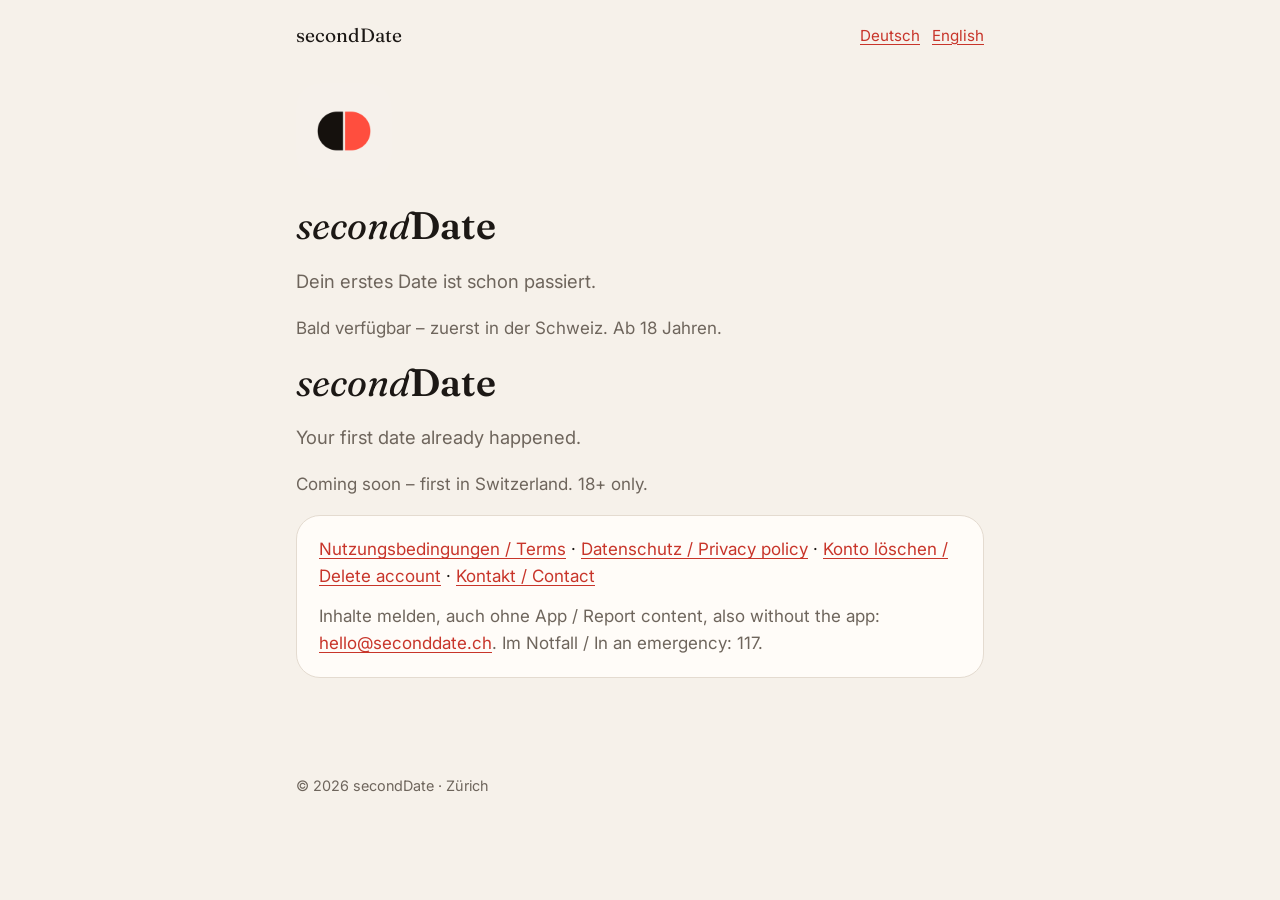
<file: index.html>
<!doctype html>
<html lang="de">
<head>
<meta charset="utf-8">
<meta name="viewport" content="width=device-width, initial-scale=1">
<title>secondDate</title>
<meta name="description" content="secondDate – Dein erstes Date ist schon passiert. / Your first date already happened.">
<link rel="icon" href="assets/seconddate-icon.png">
<link rel="preconnect" href="https://fonts.googleapis.com">
<link href="https://fonts.googleapis.com/css2?family=Fraunces:ital,opsz,wght@0,9..144,600;1,9..144,400&family=Inter:wght@400;600&display=swap" rel="stylesheet">
<link rel="stylesheet" href="assets/site.css?v=2">
</head>
<body>
<header class="site">
  <a class="brand" href="./">secondDate</a>
  <nav class="lang"><a href="#de">Deutsch</a><a href="#en">English</a></nav>
</header>
<main>
<img src="assets/seconddate-icon.png" alt="" width="96" height="96" style="border-radius:24px">

<section id="de" lang="de">
<h1><em style="font-weight:400">second</em>Date</h1>
<p class="lead">Dein erstes Date ist schon passiert.</p>
<p class="muted">Bald verfügbar – zuerst in der Schweiz. Ab 18 Jahren.</p>
</section>

<section id="en" lang="en">
<h1><em style="font-weight:400">second</em>Date</h1>
<p class="lead">Your first date already happened.</p>
<p class="muted">Coming soon – first in Switzerland. 18+ only.</p>
</section>

<div class="card">
  <p style="margin:0"><a href="terms.html">Nutzungsbedingungen / Terms</a> · <a href="privacy.html">Datenschutz / Privacy policy</a> · <a href="delete.html">Konto löschen / Delete account</a> · <a href="mailto:hello@seconddate.ch">Kontakt / Contact</a></p>
  <p class="muted" style="margin:12px 0 0">Inhalte melden, auch ohne App / Report content, also without the app: <a href="mailto:hello@seconddate.ch?subject=secondDate%3A%20Meldung%20%2F%20Report">hello@seconddate.ch</a>. Im Notfall / In an emergency: 117.</p>
</div>
</main>
<footer>© 2026 secondDate · Zürich</footer>
</body>
</html>
</file>
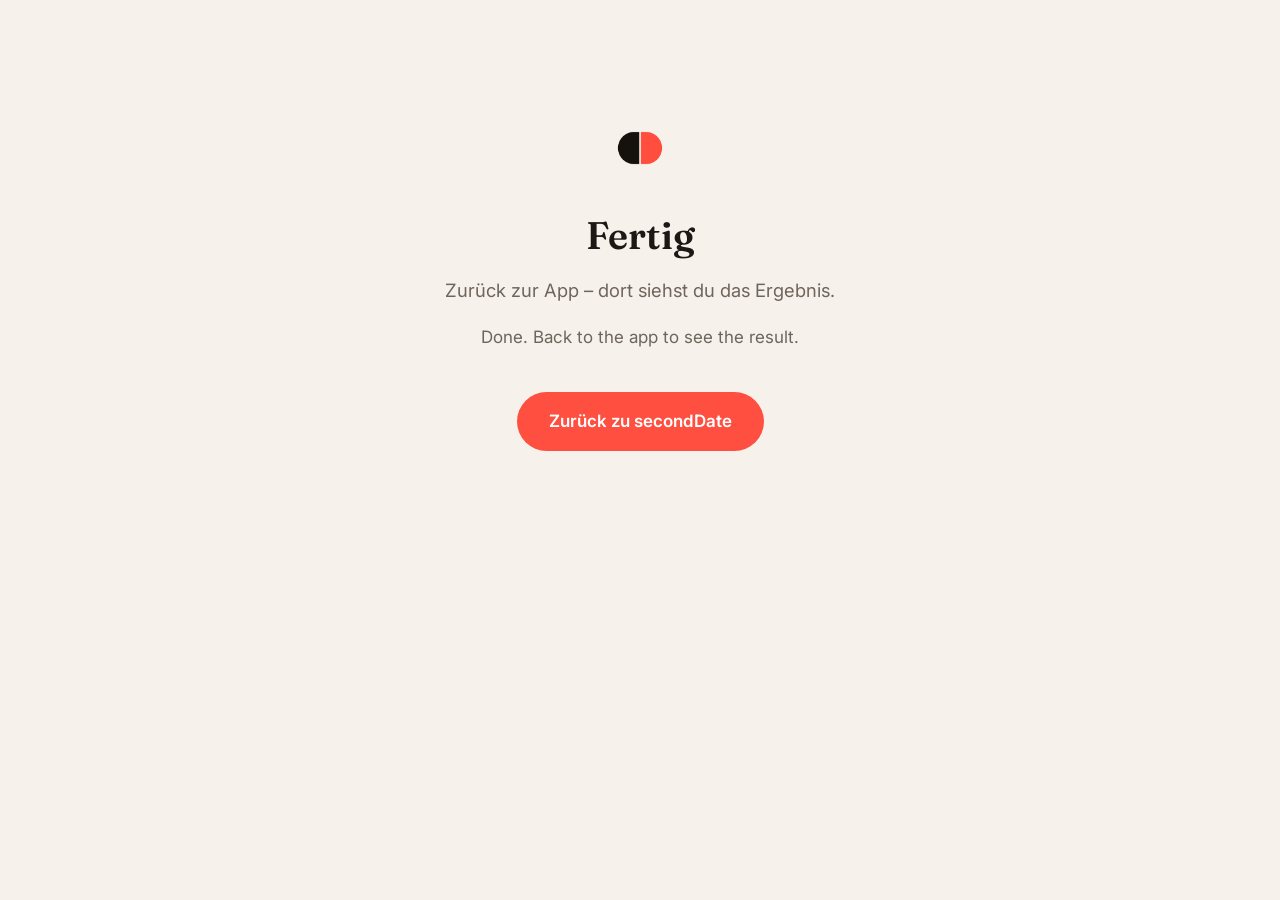
<file: back.html>
<!doctype html>
<html lang="de">
<head>
<meta charset="utf-8">
<meta name="viewport" content="width=device-width, initial-scale=1">
<title>secondDate</title>
<meta name="robots" content="noindex">
<link rel="icon" href="assets/seconddate-icon.png">
<link rel="preconnect" href="https://fonts.googleapis.com">
<link href="https://fonts.googleapis.com/css2?family=Fraunces:opsz,wght@9..144,600&family=Inter:wght@400;600&display=swap" rel="stylesheet">
<link rel="stylesheet" href="assets/site.css?v=2">
<style>
  main { text-align: center; padding-top: 12vh; }
  .back { display: inline-block; margin-top: 24px; padding: 16px 32px; border-radius: 999px;
          background: var(--signal); color: #fff; font-weight: 600; text-decoration: none; }
</style>
</head>
<body>
<main>
<img src="assets/seconddate-icon.png" alt="" width="80" height="80" style="border-radius:20px">
<h1 lang="de">Fertig</h1>
<p class="lead" lang="de">Zurück zur App – dort siehst du das Ergebnis.</p>
<p class="muted" lang="en">Done. Back to the app to see the result.</p>
<a class="back" id="back" href="intent://verify-callback#Intent;scheme=ch.brunodev.seconddate;package=ch.brunodev.seconddate;end">Zurück zu secondDate</a>
</main>
<script>
  // Android browsers open the app from a tap; try once right away as well.
  var link = document.getElementById('back');
  if (!/Android/i.test(navigator.userAgent)) link.href = 'ch.brunodev.seconddate://verify-callback';
  setTimeout(function () { location.href = link.href; }, 300);
</script>
</body>
</html>
</file>
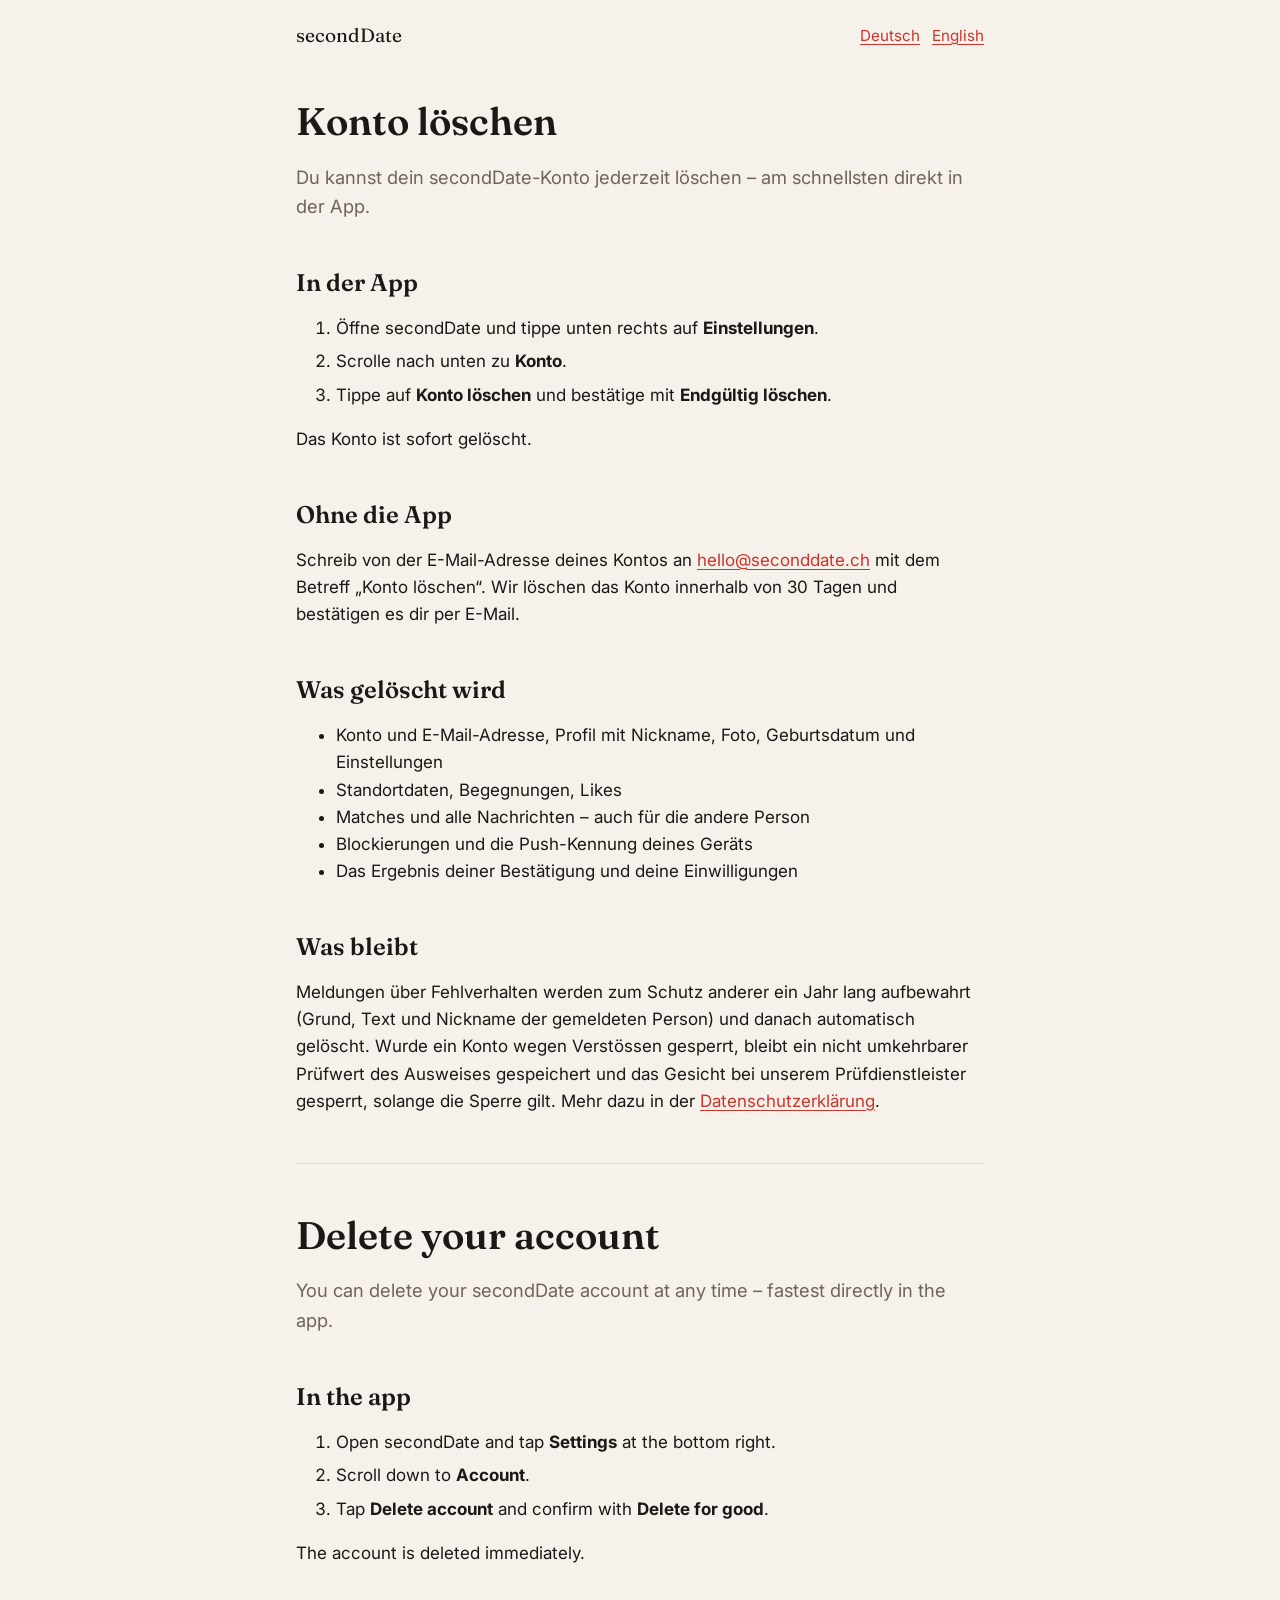
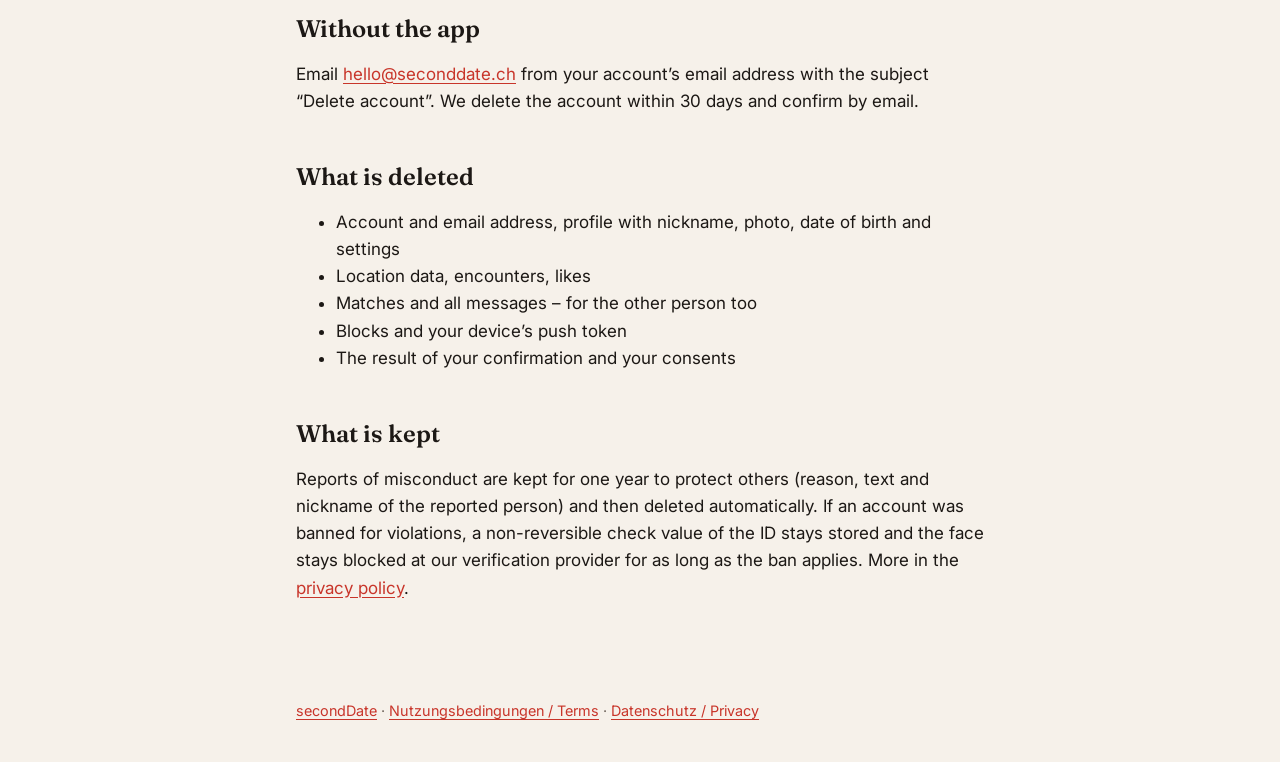
<file: delete.html>
<!doctype html>
<html lang="de">
<head>
<meta charset="utf-8">
<meta name="viewport" content="width=device-width, initial-scale=1">
<title>secondDate – Konto löschen / Delete account</title>
<meta name="description" content="So löschst du dein secondDate-Konto / How to delete your secondDate account">
<link rel="icon" href="assets/seconddate-icon.png">
<link rel="preconnect" href="https://fonts.googleapis.com">
<link href="https://fonts.googleapis.com/css2?family=Fraunces:opsz,wght@9..144,600&family=Inter:wght@400;600&display=swap" rel="stylesheet">
<link rel="stylesheet" href="assets/site.css?v=2">
</head>
<body>
<header class="site">
  <a class="brand" href="./">secondDate</a>
  <nav class="lang"><a href="#de">Deutsch</a><a href="#en">English</a></nav>
</header>
<main>

<section id="de" lang="de">
<h1>Konto löschen</h1>
<p class="lead">Du kannst dein secondDate-Konto jederzeit löschen – am schnellsten direkt in der App.</p>

<h2>In der App</h2>
<ol class="steps">
  <li>Öffne secondDate und tippe unten rechts auf <strong>Einstellungen</strong>.</li>
  <li>Scrolle nach unten zu <strong>Konto</strong>.</li>
  <li>Tippe auf <strong>Konto löschen</strong> und bestätige mit <strong>Endgültig löschen</strong>.</li>
</ol>
<p>Das Konto ist sofort gelöscht.</p>

<h2>Ohne die App</h2>
<p>Schreib von der E-Mail-Adresse deines Kontos an <a href="mailto:hello@seconddate.ch?subject=secondDate%3A%20Konto%20l%C3%B6schen">hello@seconddate.ch</a> mit dem Betreff „Konto löschen“. Wir löschen das Konto innerhalb von 30 Tagen und bestätigen es dir per E-Mail.</p>

<h2>Was gelöscht wird</h2>
<ul>
  <li>Konto und E-Mail-Adresse, Profil mit Nickname, Foto, Geburtsdatum und Einstellungen</li>
  <li>Standortdaten, Begegnungen, Likes</li>
  <li>Matches und alle Nachrichten – auch für die andere Person</li>
  <li>Blockierungen und die Push-Kennung deines Geräts</li>
  <li>Das Ergebnis deiner Bestätigung und deine Einwilligungen</li>
</ul>

<h2>Was bleibt</h2>
<p>Meldungen über Fehlverhalten werden zum Schutz anderer ein Jahr lang aufbewahrt (Grund, Text und Nickname der gemeldeten Person) und danach automatisch gelöscht. Wurde ein Konto wegen Verstössen gesperrt, bleibt ein nicht umkehrbarer Prüfwert des Ausweises gespeichert und das Gesicht bei unserem Prüfdienstleister gesperrt, solange die Sperre gilt. Mehr dazu in der <a href="privacy.html">Datenschutzerklärung</a>.</p>
</section>

<hr>

<section id="en" lang="en">
<h1>Delete your account</h1>
<p class="lead">You can delete your secondDate account at any time – fastest directly in the app.</p>

<h2>In the app</h2>
<ol class="steps">
  <li>Open secondDate and tap <strong>Settings</strong> at the bottom right.</li>
  <li>Scroll down to <strong>Account</strong>.</li>
  <li>Tap <strong>Delete account</strong> and confirm with <strong>Delete for good</strong>.</li>
</ol>
<p>The account is deleted immediately.</p>

<h2>Without the app</h2>
<p>Email <a href="mailto:hello@seconddate.ch?subject=secondDate%3A%20Delete%20account">hello@seconddate.ch</a> from your account’s email address with the subject “Delete account”. We delete the account within 30 days and confirm by email.</p>

<h2>What is deleted</h2>
<ul>
  <li>Account and email address, profile with nickname, photo, date of birth and settings</li>
  <li>Location data, encounters, likes</li>
  <li>Matches and all messages – for the other person too</li>
  <li>Blocks and your device’s push token</li>
  <li>The result of your confirmation and your consents</li>
</ul>

<h2>What is kept</h2>
<p>Reports of misconduct are kept for one year to protect others (reason, text and nickname of the reported person) and then deleted automatically. If an account was banned for violations, a non-reversible check value of the ID stays stored and the face stays blocked at our verification provider for as long as the ban applies. More in the <a href="privacy.html#en">privacy policy</a>.</p>
</section>

</main>
<footer><a href="./">secondDate</a> · <a href="terms.html">Nutzungsbedingungen / Terms</a> · <a href="privacy.html">Datenschutz / Privacy</a></footer>
</body>
</html>
</file>
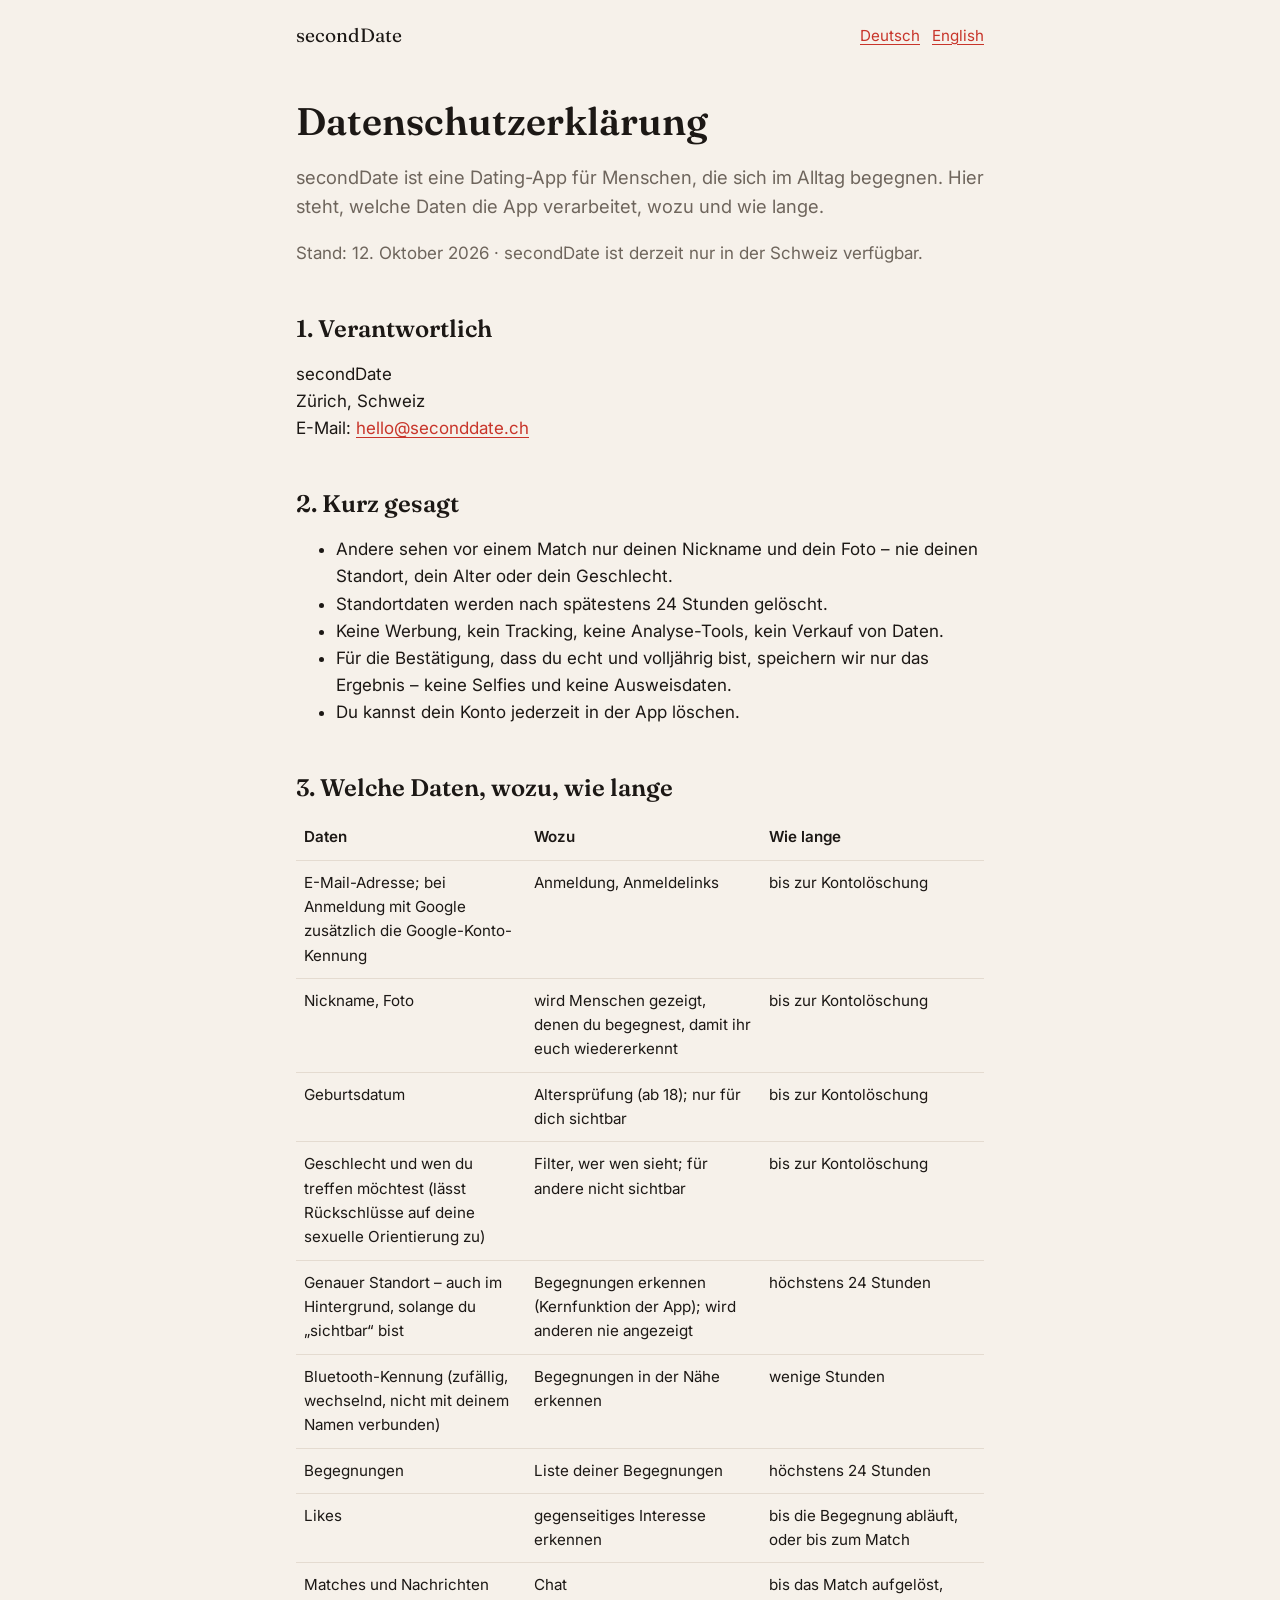
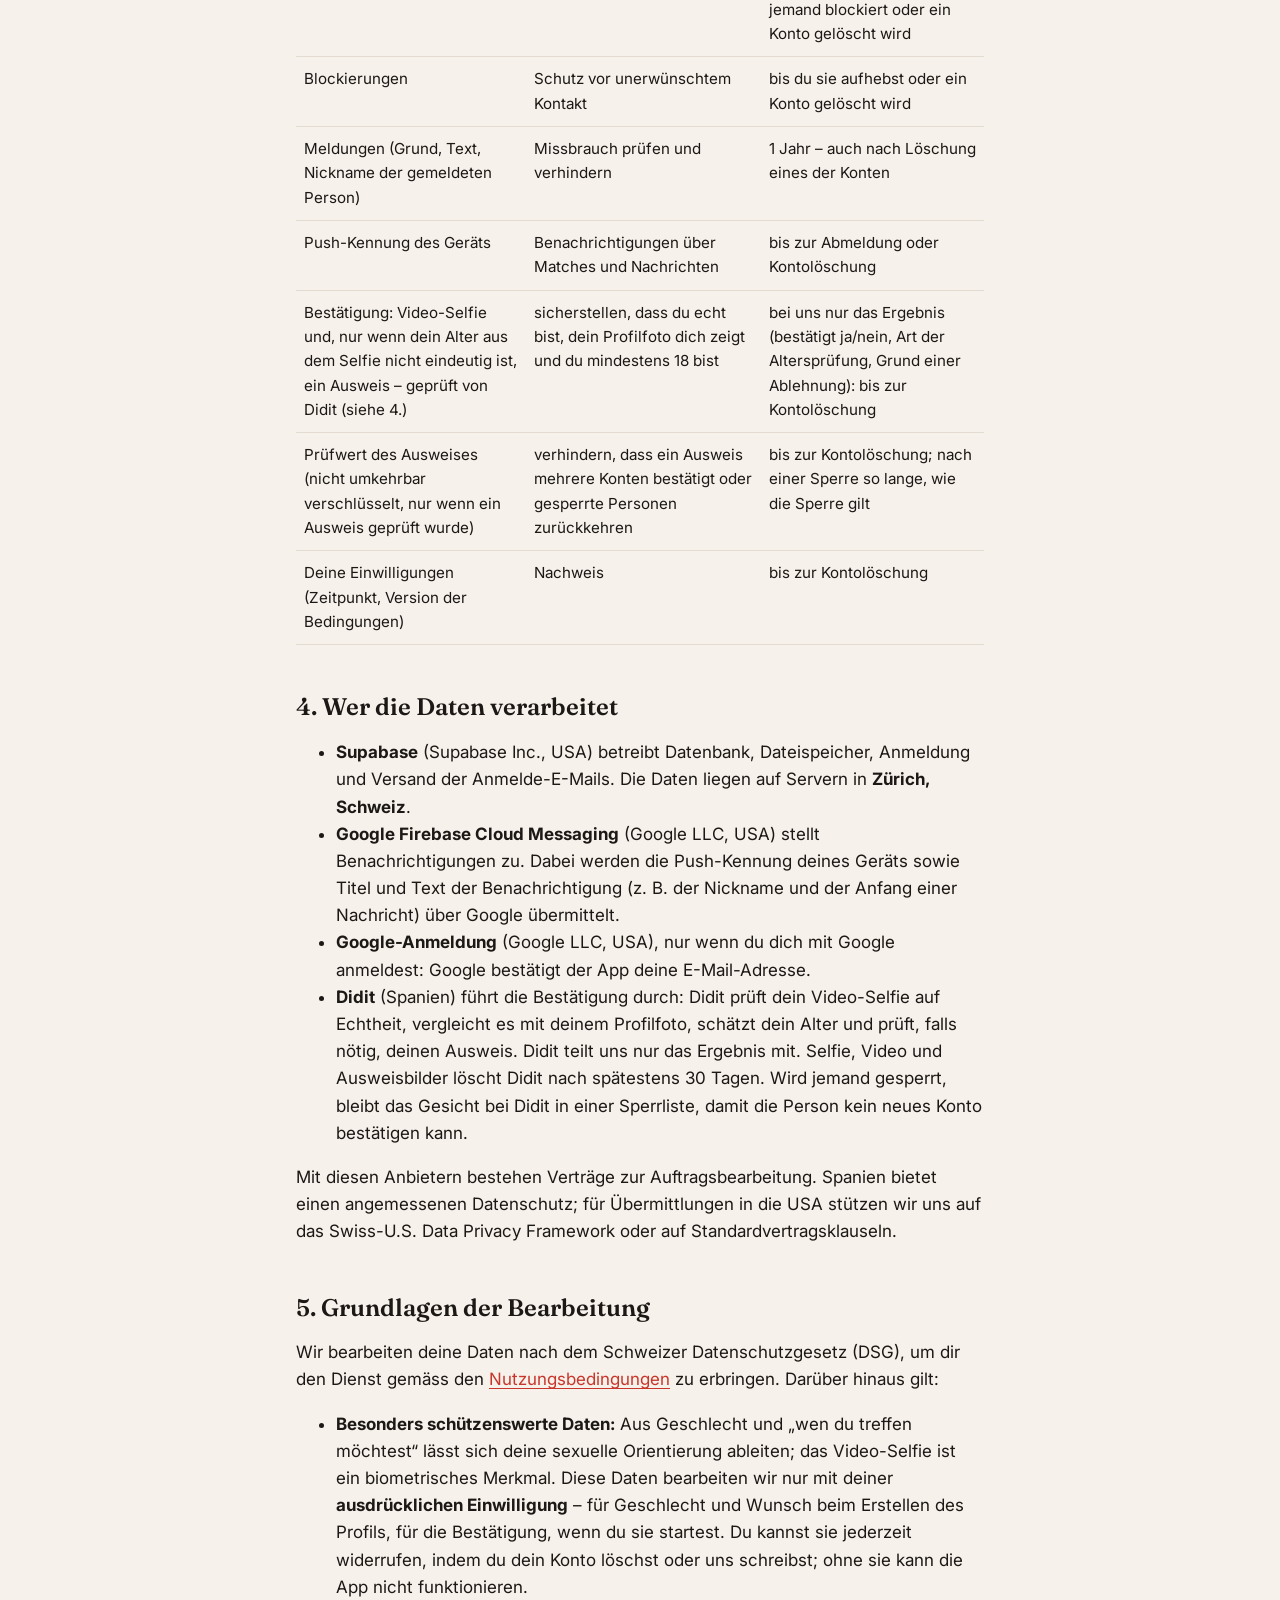
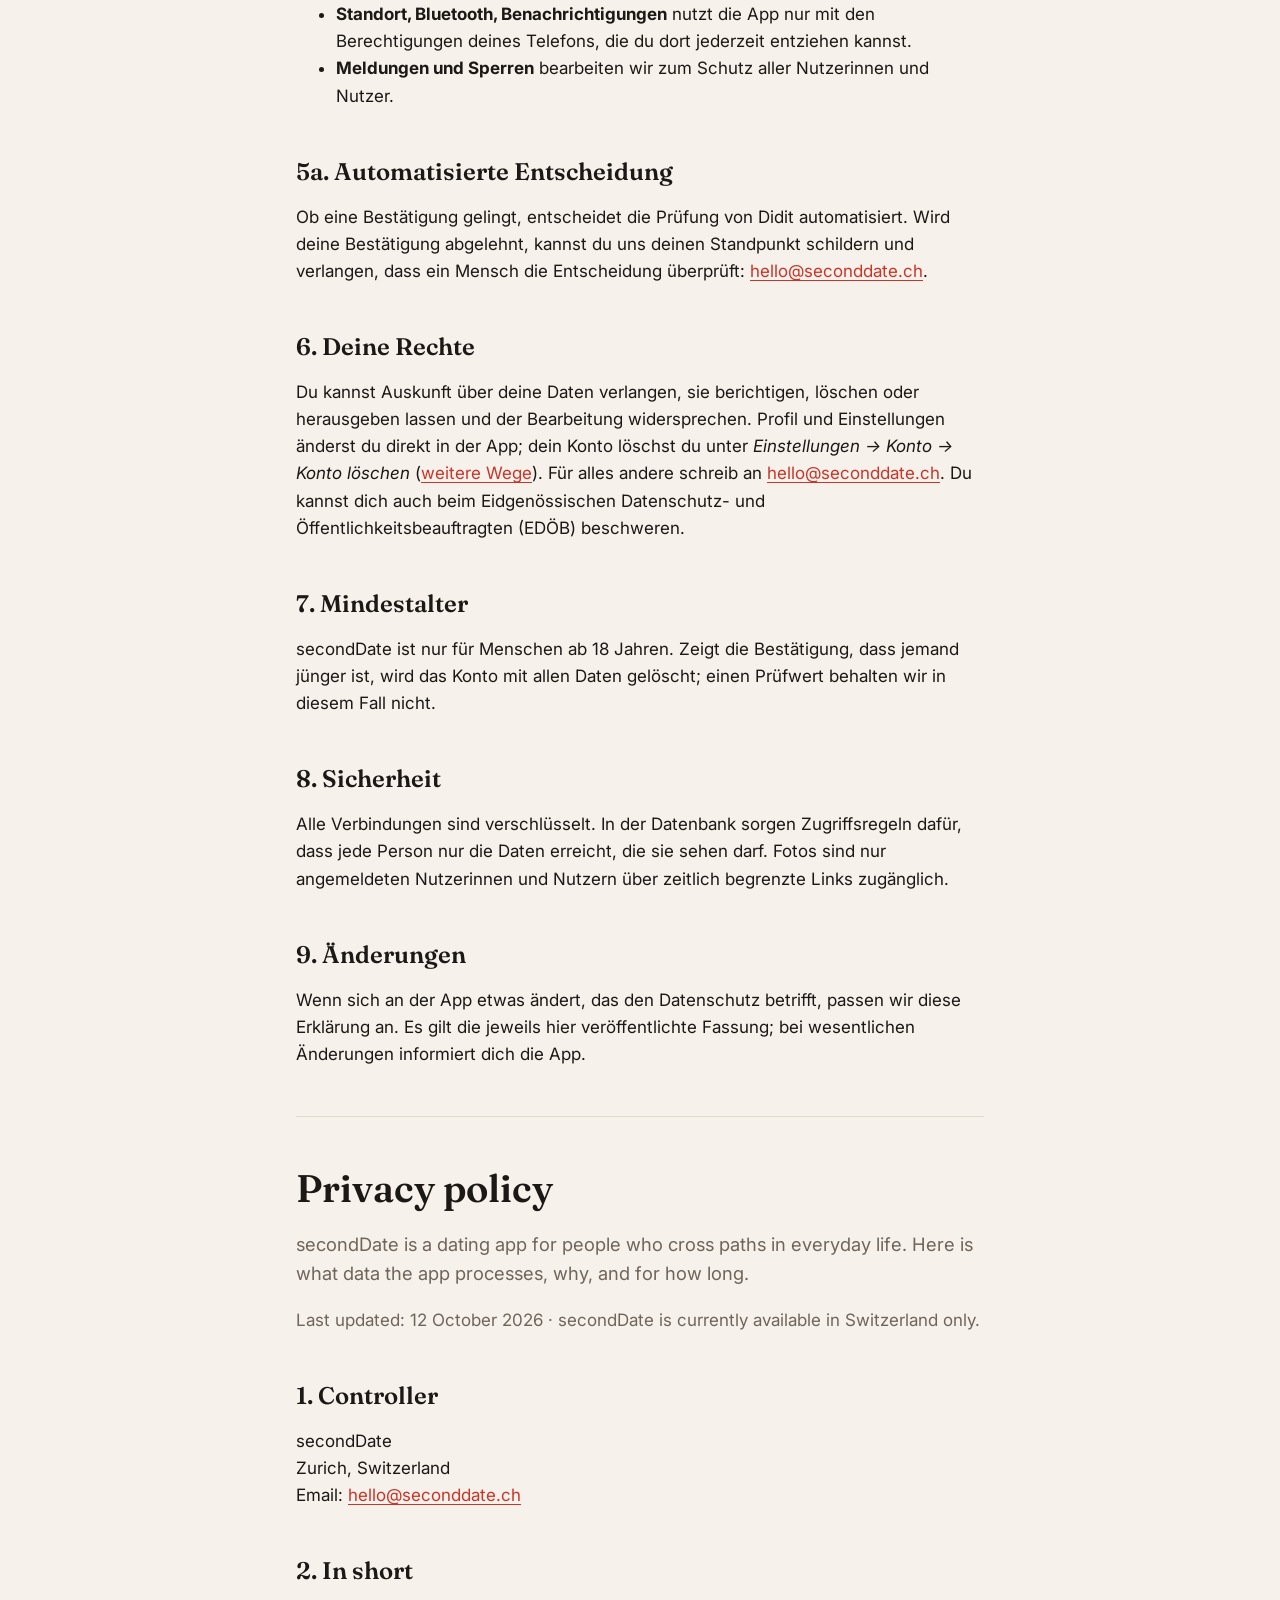
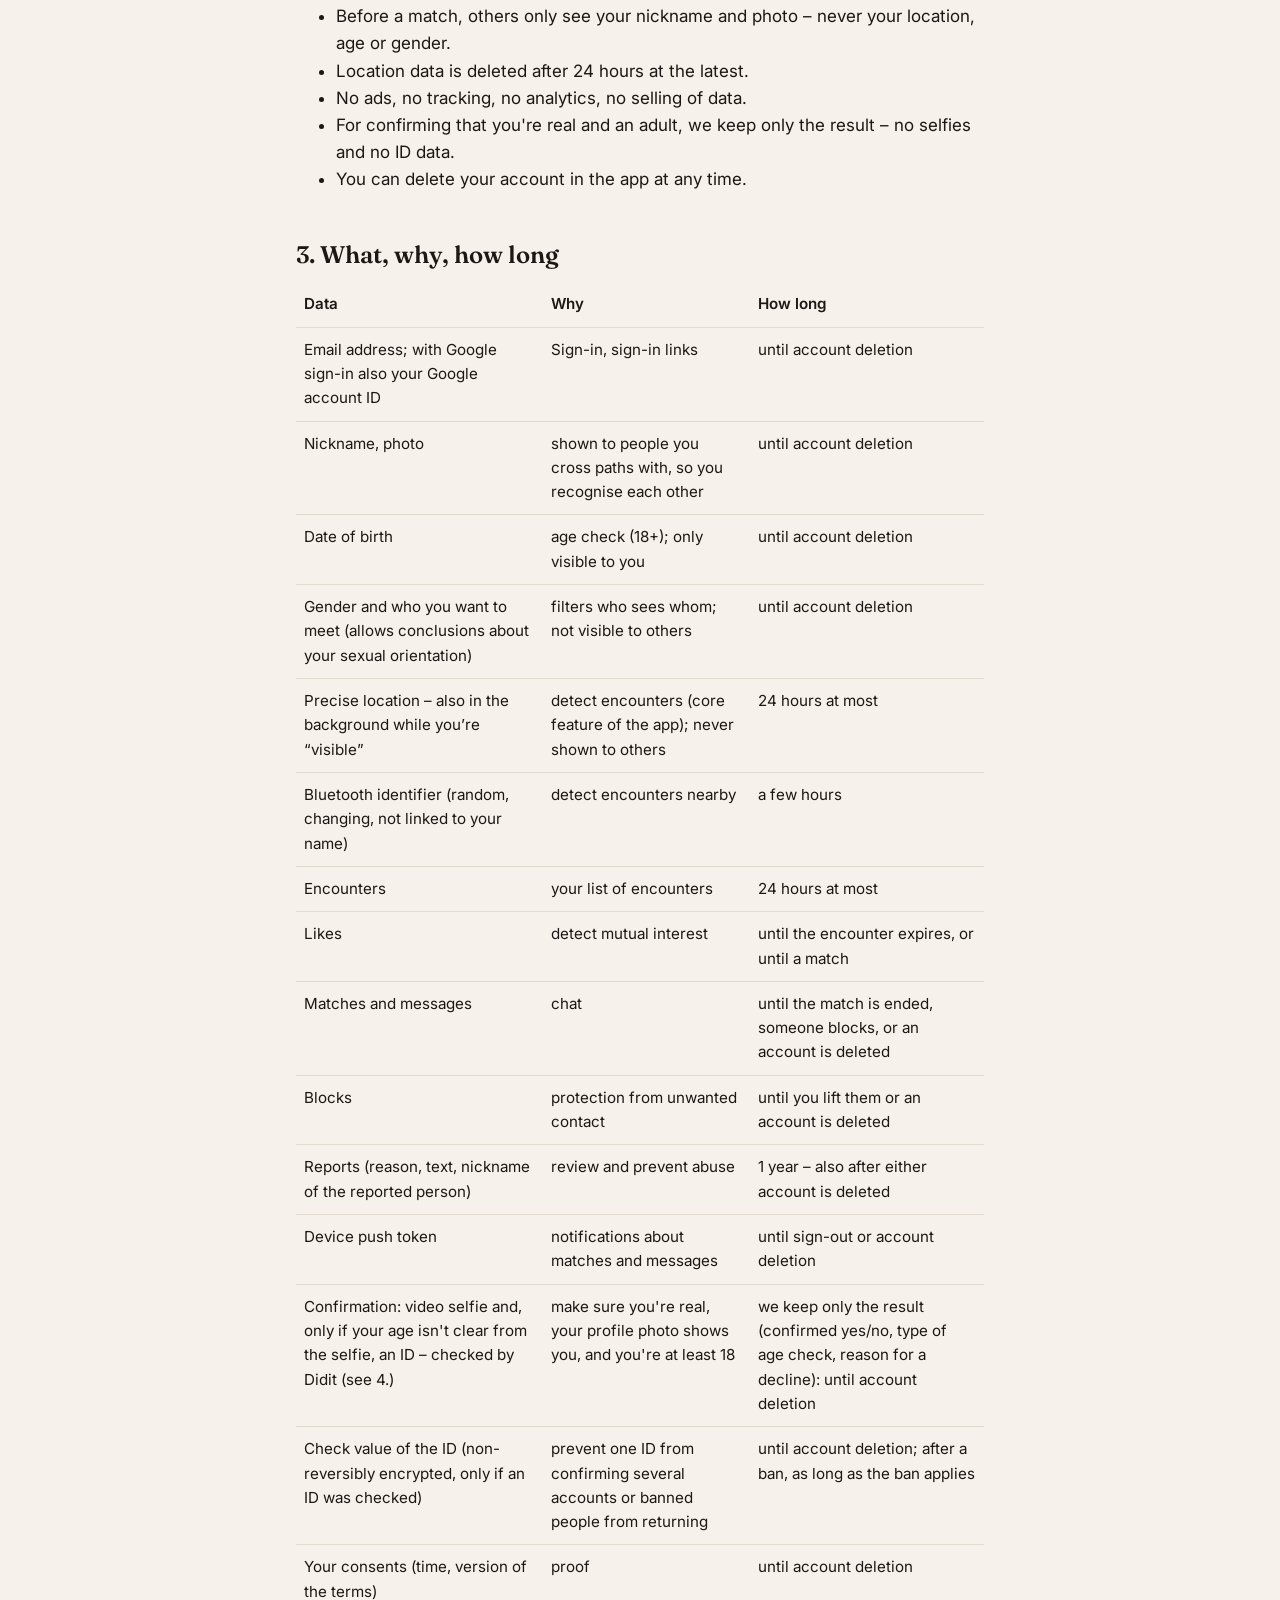
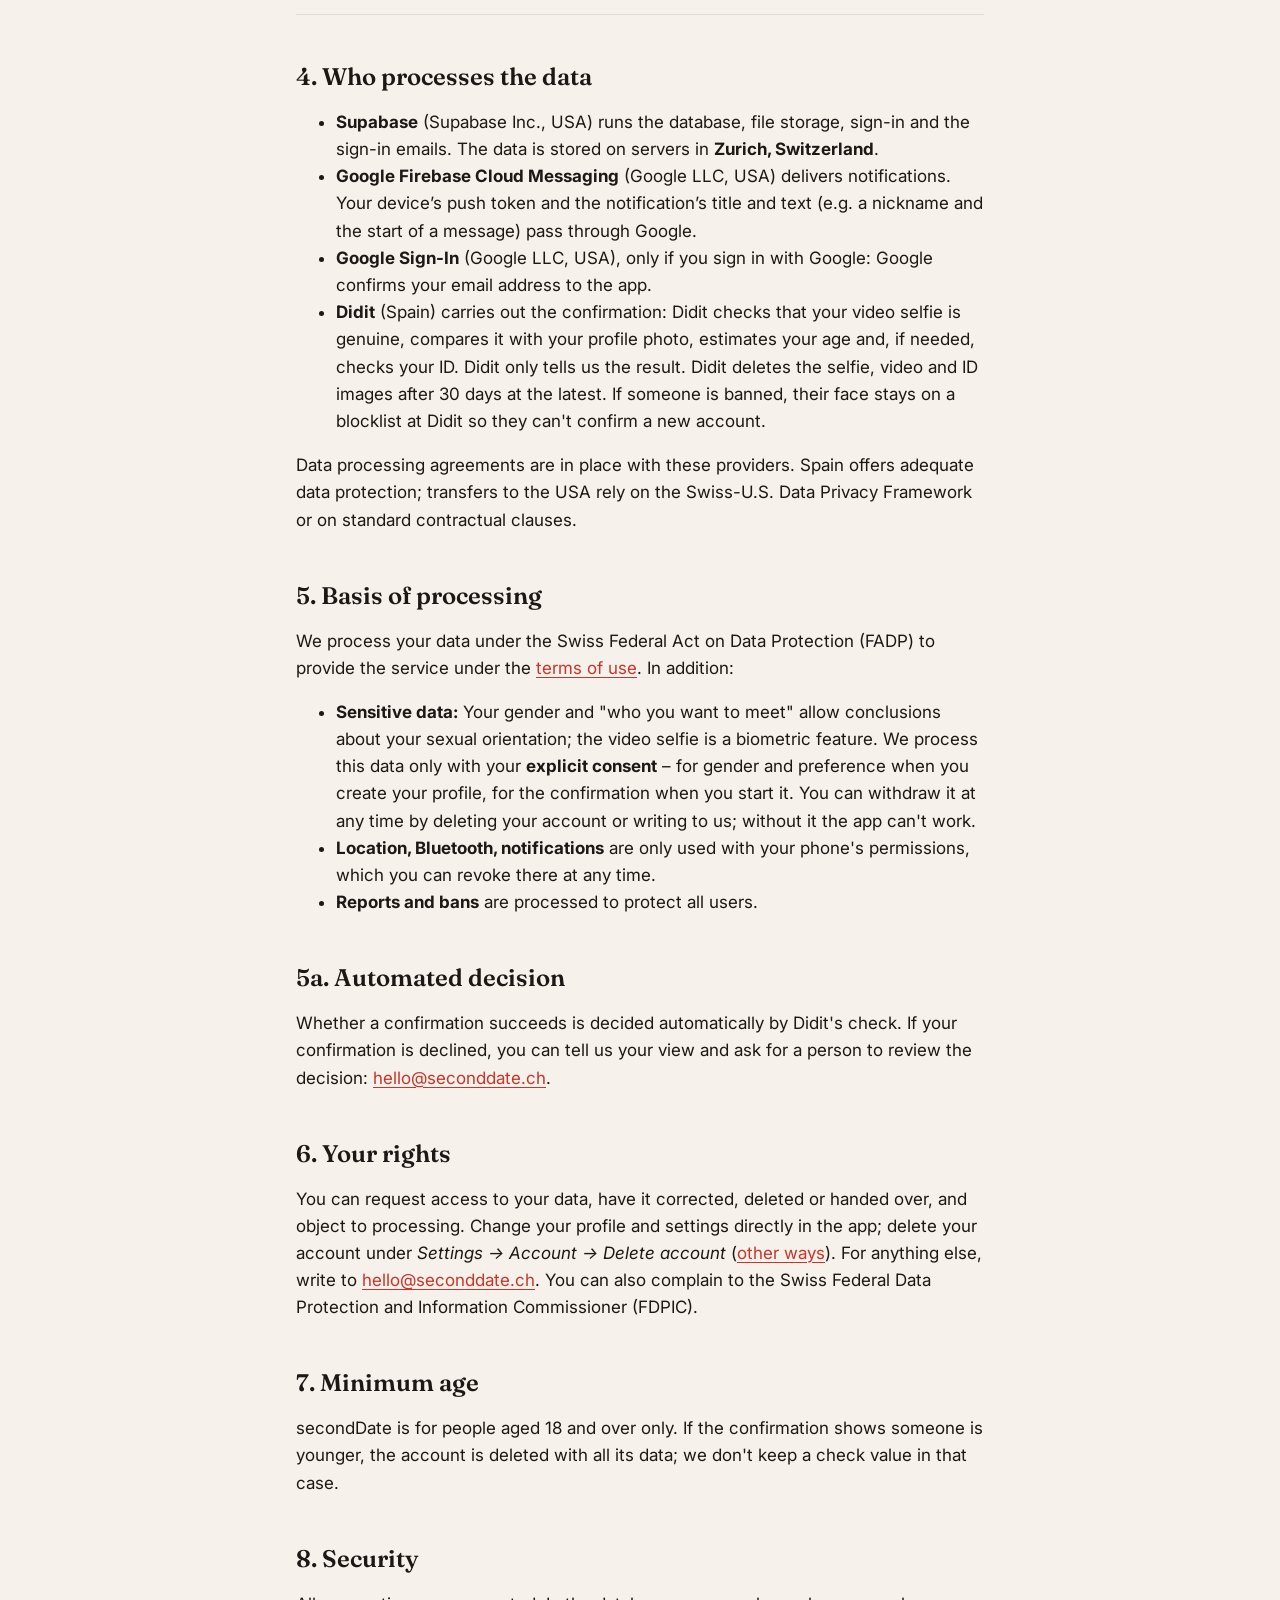
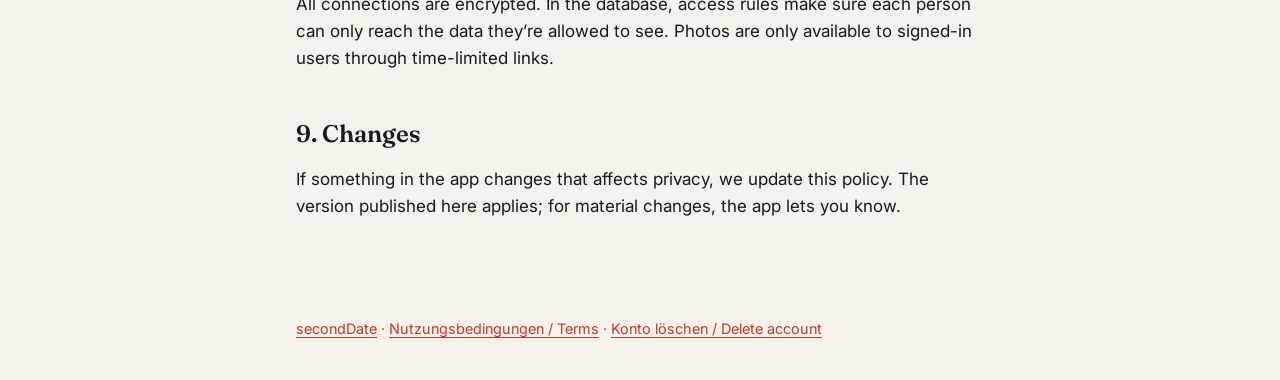
<file: privacy.html>
<!doctype html>
<html lang="de">
<head>
<meta charset="utf-8">
<meta name="viewport" content="width=device-width, initial-scale=1">
<title>secondDate – Datenschutz / Privacy</title>
<meta name="description" content="Datenschutzerklärung der App secondDate / Privacy policy of the secondDate app">
<link rel="icon" href="assets/seconddate-icon.png">
<link rel="preconnect" href="https://fonts.googleapis.com">
<link href="https://fonts.googleapis.com/css2?family=Fraunces:opsz,wght@9..144,600&family=Inter:wght@400;600&display=swap" rel="stylesheet">
<link rel="stylesheet" href="assets/site.css?v=2">
</head>
<body>
<header class="site">
  <a class="brand" href="./">secondDate</a>
  <nav class="lang"><a href="#de">Deutsch</a><a href="#en">English</a></nav>
</header>
<main>

<section id="de" lang="de">
<h1>Datenschutzerklärung</h1>
<p class="lead">secondDate ist eine Dating-App für Menschen, die sich im Alltag begegnen. Hier steht, welche Daten die App verarbeitet, wozu und wie lange.</p>
<p class="muted">Stand: 12. Oktober 2026 · secondDate ist derzeit nur in der Schweiz verfügbar.</p>

<h2>1. Verantwortlich</h2>
<p>secondDate<br>
Zürich, Schweiz<br>
E-Mail: <a href="mailto:hello@seconddate.ch">hello@seconddate.ch</a></p>

<h2>2. Kurz gesagt</h2>
<ul>
  <li>Andere sehen vor einem Match nur deinen Nickname und dein Foto – nie deinen Standort, dein Alter oder dein Geschlecht.</li>
  <li>Standortdaten werden nach spätestens 24 Stunden gelöscht.</li>
  <li>Keine Werbung, kein Tracking, keine Analyse-Tools, kein Verkauf von Daten.</li>
  <li>Für die Bestätigung, dass du echt und volljährig bist, speichern wir nur das Ergebnis – keine Selfies und keine Ausweisdaten.</li>
  <li>Du kannst dein Konto jederzeit in der App löschen.</li>
</ul>

<h2>3. Welche Daten, wozu, wie lange</h2>
<div class="table-wrap"><table>
<tr><th>Daten</th><th>Wozu</th><th>Wie lange</th></tr>
<tr><td>E-Mail-Adresse; bei Anmeldung mit Google zusätzlich die Google-Konto-Kennung</td><td>Anmeldung, Anmeldelinks</td><td>bis zur Kontolöschung</td></tr>
<tr><td>Nickname, Foto</td><td>wird Menschen gezeigt, denen du begegnest, damit ihr euch wiedererkennt</td><td>bis zur Kontolöschung</td></tr>
<tr><td>Geburtsdatum</td><td>Altersprüfung (ab 18); nur für dich sichtbar</td><td>bis zur Kontolöschung</td></tr>
<tr><td>Geschlecht und wen du treffen möchtest (lässt Rückschlüsse auf deine sexuelle Orientierung zu)</td><td>Filter, wer wen sieht; für andere nicht sichtbar</td><td>bis zur Kontolöschung</td></tr>
<tr><td>Genauer Standort – auch im Hintergrund, solange du „sichtbar“ bist</td><td>Begegnungen erkennen (Kernfunktion der App); wird anderen nie angezeigt</td><td>höchstens 24 Stunden</td></tr>
<tr><td>Bluetooth-Kennung (zufällig, wechselnd, nicht mit deinem Namen verbunden)</td><td>Begegnungen in der Nähe erkennen</td><td>wenige Stunden</td></tr>
<tr><td>Begegnungen</td><td>Liste deiner Begegnungen</td><td>höchstens 24 Stunden</td></tr>
<tr><td>Likes</td><td>gegenseitiges Interesse erkennen</td><td>bis die Begegnung abläuft, oder bis zum Match</td></tr>
<tr><td>Matches und Nachrichten</td><td>Chat</td><td>bis das Match aufgelöst, jemand blockiert oder ein Konto gelöscht wird</td></tr>
<tr><td>Blockierungen</td><td>Schutz vor unerwünschtem Kontakt</td><td>bis du sie aufhebst oder ein Konto gelöscht wird</td></tr>
<tr><td>Meldungen (Grund, Text, Nickname der gemeldeten Person)</td><td>Missbrauch prüfen und verhindern</td><td>1 Jahr – auch nach Löschung eines der Konten</td></tr>
<tr><td>Push-Kennung des Geräts</td><td>Benachrichtigungen über Matches und Nachrichten</td><td>bis zur Abmeldung oder Kontolöschung</td></tr>
<tr><td>Bestätigung: Video-Selfie und, nur wenn dein Alter aus dem Selfie nicht eindeutig ist, ein Ausweis – geprüft von Didit (siehe 4.)</td><td>sicherstellen, dass du echt bist, dein Profilfoto dich zeigt und du mindestens 18 bist</td><td>bei uns nur das Ergebnis (bestätigt ja/nein, Art der Altersprüfung, Grund einer Ablehnung): bis zur Kontolöschung</td></tr>
<tr><td>Prüfwert des Ausweises (nicht umkehrbar verschlüsselt, nur wenn ein Ausweis geprüft wurde)</td><td>verhindern, dass ein Ausweis mehrere Konten bestätigt oder gesperrte Personen zurückkehren</td><td>bis zur Kontolöschung; nach einer Sperre so lange, wie die Sperre gilt</td></tr>
<tr><td>Deine Einwilligungen (Zeitpunkt, Version der Bedingungen)</td><td>Nachweis</td><td>bis zur Kontolöschung</td></tr>
</table></div>

<h2>4. Wer die Daten verarbeitet</h2>
<ul>
  <li><strong>Supabase</strong> (Supabase Inc., USA) betreibt Datenbank, Dateispeicher, Anmeldung und Versand der Anmelde-E-Mails. Die Daten liegen auf Servern in <strong>Zürich, Schweiz</strong>.</li>
  <li><strong>Google Firebase Cloud Messaging</strong> (Google LLC, USA) stellt Benachrichtigungen zu. Dabei werden die Push-Kennung deines Geräts sowie Titel und Text der Benachrichtigung (z. B. der Nickname und der Anfang einer Nachricht) über Google übermittelt.</li>
  <li><strong>Google-Anmeldung</strong> (Google LLC, USA), nur wenn du dich mit Google anmeldest: Google bestätigt der App deine E-Mail-Adresse.</li>
  <li><strong>Didit</strong> (Spanien) führt die Bestätigung durch: Didit prüft dein Video-Selfie auf Echtheit, vergleicht es mit deinem Profilfoto, schätzt dein Alter und prüft, falls nötig, deinen Ausweis. Didit teilt uns nur das Ergebnis mit. Selfie, Video und Ausweisbilder löscht Didit nach spätestens 30 Tagen. Wird jemand gesperrt, bleibt das Gesicht bei Didit in einer Sperrliste, damit die Person kein neues Konto bestätigen kann.</li>
</ul>
<p>Mit diesen Anbietern bestehen Verträge zur Auftragsbearbeitung. Spanien bietet einen angemessenen Datenschutz; für Übermittlungen in die USA stützen wir uns auf das Swiss-U.S. Data Privacy Framework oder auf Standardvertragsklauseln.</p>

<h2>5. Grundlagen der Bearbeitung</h2>
<p>Wir bearbeiten deine Daten nach dem Schweizer Datenschutzgesetz (DSG), um dir den Dienst gemäss den <a href="terms.html">Nutzungsbedingungen</a> zu erbringen. Darüber hinaus gilt:</p>
<ul>
  <li><strong>Besonders schützenswerte Daten:</strong> Aus Geschlecht und „wen du treffen möchtest“ lässt sich deine sexuelle Orientierung ableiten; das Video-Selfie ist ein biometrisches Merkmal. Diese Daten bearbeiten wir nur mit deiner <strong>ausdrücklichen Einwilligung</strong> – für Geschlecht und Wunsch beim Erstellen des Profils, für die Bestätigung, wenn du sie startest. Du kannst sie jederzeit widerrufen, indem du dein Konto löschst oder uns schreibst; ohne sie kann die App nicht funktionieren.</li>
  <li><strong>Standort, Bluetooth, Benachrichtigungen</strong> nutzt die App nur mit den Berechtigungen deines Telefons, die du dort jederzeit entziehen kannst.</li>
  <li><strong>Meldungen und Sperren</strong> bearbeiten wir zum Schutz aller Nutzerinnen und Nutzer.</li>
</ul>

<h2>5a. Automatisierte Entscheidung</h2>
<p>Ob eine Bestätigung gelingt, entscheidet die Prüfung von Didit automatisiert. Wird deine Bestätigung abgelehnt, kannst du uns deinen Standpunkt schildern und verlangen, dass ein Mensch die Entscheidung überprüft: <a href="mailto:hello@seconddate.ch?subject=secondDate%3A%20Best%C3%A4tigung">hello@seconddate.ch</a>.</p>

<h2>6. Deine Rechte</h2>
<p>Du kannst Auskunft über deine Daten verlangen, sie berichtigen, löschen oder herausgeben lassen und der Bearbeitung widersprechen. Profil und Einstellungen änderst du direkt in der App; dein Konto löschst du unter <em>Einstellungen → Konto → Konto löschen</em> (<a href="delete.html">weitere Wege</a>). Für alles andere schreib an <a href="mailto:hello@seconddate.ch">hello@seconddate.ch</a>. Du kannst dich auch beim Eidgenössischen Datenschutz- und Öffentlichkeitsbeauftragten (EDÖB) beschweren.</p>

<h2>7. Mindestalter</h2>
<p>secondDate ist nur für Menschen ab 18 Jahren. Zeigt die Bestätigung, dass jemand jünger ist, wird das Konto mit allen Daten gelöscht; einen Prüfwert behalten wir in diesem Fall nicht.</p>

<h2>8. Sicherheit</h2>
<p>Alle Verbindungen sind verschlüsselt. In der Datenbank sorgen Zugriffsregeln dafür, dass jede Person nur die Daten erreicht, die sie sehen darf. Fotos sind nur angemeldeten Nutzerinnen und Nutzern über zeitlich begrenzte Links zugänglich.</p>

<h2>9. Änderungen</h2>
<p>Wenn sich an der App etwas ändert, das den Datenschutz betrifft, passen wir diese Erklärung an. Es gilt die jeweils hier veröffentlichte Fassung; bei wesentlichen Änderungen informiert dich die App.</p>
</section>

<hr>

<section id="en" lang="en">
<h1>Privacy policy</h1>
<p class="lead">secondDate is a dating app for people who cross paths in everyday life. Here is what data the app processes, why, and for how long.</p>
<p class="muted">Last updated: 12 October 2026 · secondDate is currently available in Switzerland only.</p>

<h2>1. Controller</h2>
<p>secondDate<br>
Zurich, Switzerland<br>
Email: <a href="mailto:hello@seconddate.ch">hello@seconddate.ch</a></p>

<h2>2. In short</h2>
<ul>
  <li>Before a match, others only see your nickname and photo – never your location, age or gender.</li>
  <li>Location data is deleted after 24 hours at the latest.</li>
  <li>No ads, no tracking, no analytics, no selling of data.</li>
  <li>For confirming that you're real and an adult, we keep only the result – no selfies and no ID data.</li>
  <li>You can delete your account in the app at any time.</li>
</ul>

<h2>3. What, why, how long</h2>
<div class="table-wrap"><table>
<tr><th>Data</th><th>Why</th><th>How long</th></tr>
<tr><td>Email address; with Google sign-in also your Google account ID</td><td>Sign-in, sign-in links</td><td>until account deletion</td></tr>
<tr><td>Nickname, photo</td><td>shown to people you cross paths with, so you recognise each other</td><td>until account deletion</td></tr>
<tr><td>Date of birth</td><td>age check (18+); only visible to you</td><td>until account deletion</td></tr>
<tr><td>Gender and who you want to meet (allows conclusions about your sexual orientation)</td><td>filters who sees whom; not visible to others</td><td>until account deletion</td></tr>
<tr><td>Precise location – also in the background while you’re “visible”</td><td>detect encounters (core feature of the app); never shown to others</td><td>24 hours at most</td></tr>
<tr><td>Bluetooth identifier (random, changing, not linked to your name)</td><td>detect encounters nearby</td><td>a few hours</td></tr>
<tr><td>Encounters</td><td>your list of encounters</td><td>24 hours at most</td></tr>
<tr><td>Likes</td><td>detect mutual interest</td><td>until the encounter expires, or until a match</td></tr>
<tr><td>Matches and messages</td><td>chat</td><td>until the match is ended, someone blocks, or an account is deleted</td></tr>
<tr><td>Blocks</td><td>protection from unwanted contact</td><td>until you lift them or an account is deleted</td></tr>
<tr><td>Reports (reason, text, nickname of the reported person)</td><td>review and prevent abuse</td><td>1 year – also after either account is deleted</td></tr>
<tr><td>Device push token</td><td>notifications about matches and messages</td><td>until sign-out or account deletion</td></tr>
<tr><td>Confirmation: video selfie and, only if your age isn't clear from the selfie, an ID – checked by Didit (see 4.)</td><td>make sure you're real, your profile photo shows you, and you're at least 18</td><td>we keep only the result (confirmed yes/no, type of age check, reason for a decline): until account deletion</td></tr>
<tr><td>Check value of the ID (non-reversibly encrypted, only if an ID was checked)</td><td>prevent one ID from confirming several accounts or banned people from returning</td><td>until account deletion; after a ban, as long as the ban applies</td></tr>
<tr><td>Your consents (time, version of the terms)</td><td>proof</td><td>until account deletion</td></tr>
</table></div>

<h2>4. Who processes the data</h2>
<ul>
  <li><strong>Supabase</strong> (Supabase Inc., USA) runs the database, file storage, sign-in and the sign-in emails. The data is stored on servers in <strong>Zurich, Switzerland</strong>.</li>
  <li><strong>Google Firebase Cloud Messaging</strong> (Google LLC, USA) delivers notifications. Your device’s push token and the notification’s title and text (e.g. a nickname and the start of a message) pass through Google.</li>
  <li><strong>Google Sign-In</strong> (Google LLC, USA), only if you sign in with Google: Google confirms your email address to the app.</li>
  <li><strong>Didit</strong> (Spain) carries out the confirmation: Didit checks that your video selfie is genuine, compares it with your profile photo, estimates your age and, if needed, checks your ID. Didit only tells us the result. Didit deletes the selfie, video and ID images after 30 days at the latest. If someone is banned, their face stays on a blocklist at Didit so they can't confirm a new account.</li>
</ul>
<p>Data processing agreements are in place with these providers. Spain offers adequate data protection; transfers to the USA rely on the Swiss-U.S. Data Privacy Framework or on standard contractual clauses.</p>

<h2>5. Basis of processing</h2>
<p>We process your data under the Swiss Federal Act on Data Protection (FADP) to provide the service under the <a href="terms.html#en">terms of use</a>. In addition:</p>
<ul>
  <li><strong>Sensitive data:</strong> Your gender and "who you want to meet" allow conclusions about your sexual orientation; the video selfie is a biometric feature. We process this data only with your <strong>explicit consent</strong> – for gender and preference when you create your profile, for the confirmation when you start it. You can withdraw it at any time by deleting your account or writing to us; without it the app can't work.</li>
  <li><strong>Location, Bluetooth, notifications</strong> are only used with your phone's permissions, which you can revoke there at any time.</li>
  <li><strong>Reports and bans</strong> are processed to protect all users.</li>
</ul>

<h2>5a. Automated decision</h2>
<p>Whether a confirmation succeeds is decided automatically by Didit's check. If your confirmation is declined, you can tell us your view and ask for a person to review the decision: <a href="mailto:hello@seconddate.ch?subject=secondDate%3A%20Confirmation">hello@seconddate.ch</a>.</p>

<h2>6. Your rights</h2>
<p>You can request access to your data, have it corrected, deleted or handed over, and object to processing. Change your profile and settings directly in the app; delete your account under <em>Settings → Account → Delete account</em> (<a href="delete.html#en">other ways</a>). For anything else, write to <a href="mailto:hello@seconddate.ch">hello@seconddate.ch</a>. You can also complain to the Swiss Federal Data Protection and Information Commissioner (FDPIC).</p>

<h2>7. Minimum age</h2>
<p>secondDate is for people aged 18 and over only. If the confirmation shows someone is younger, the account is deleted with all its data; we don't keep a check value in that case.</p>

<h2>8. Security</h2>
<p>All connections are encrypted. In the database, access rules make sure each person can only reach the data they’re allowed to see. Photos are only available to signed-in users through time-limited links.</p>

<h2>9. Changes</h2>
<p>If something in the app changes that affects privacy, we update this policy. The version published here applies; for material changes, the app lets you know.</p>
</section>

</main>
<footer><a href="./">secondDate</a> · <a href="terms.html">Nutzungsbedingungen / Terms</a> · <a href="delete.html">Konto löschen / Delete account</a></footer>
</body>
</html>
</file>
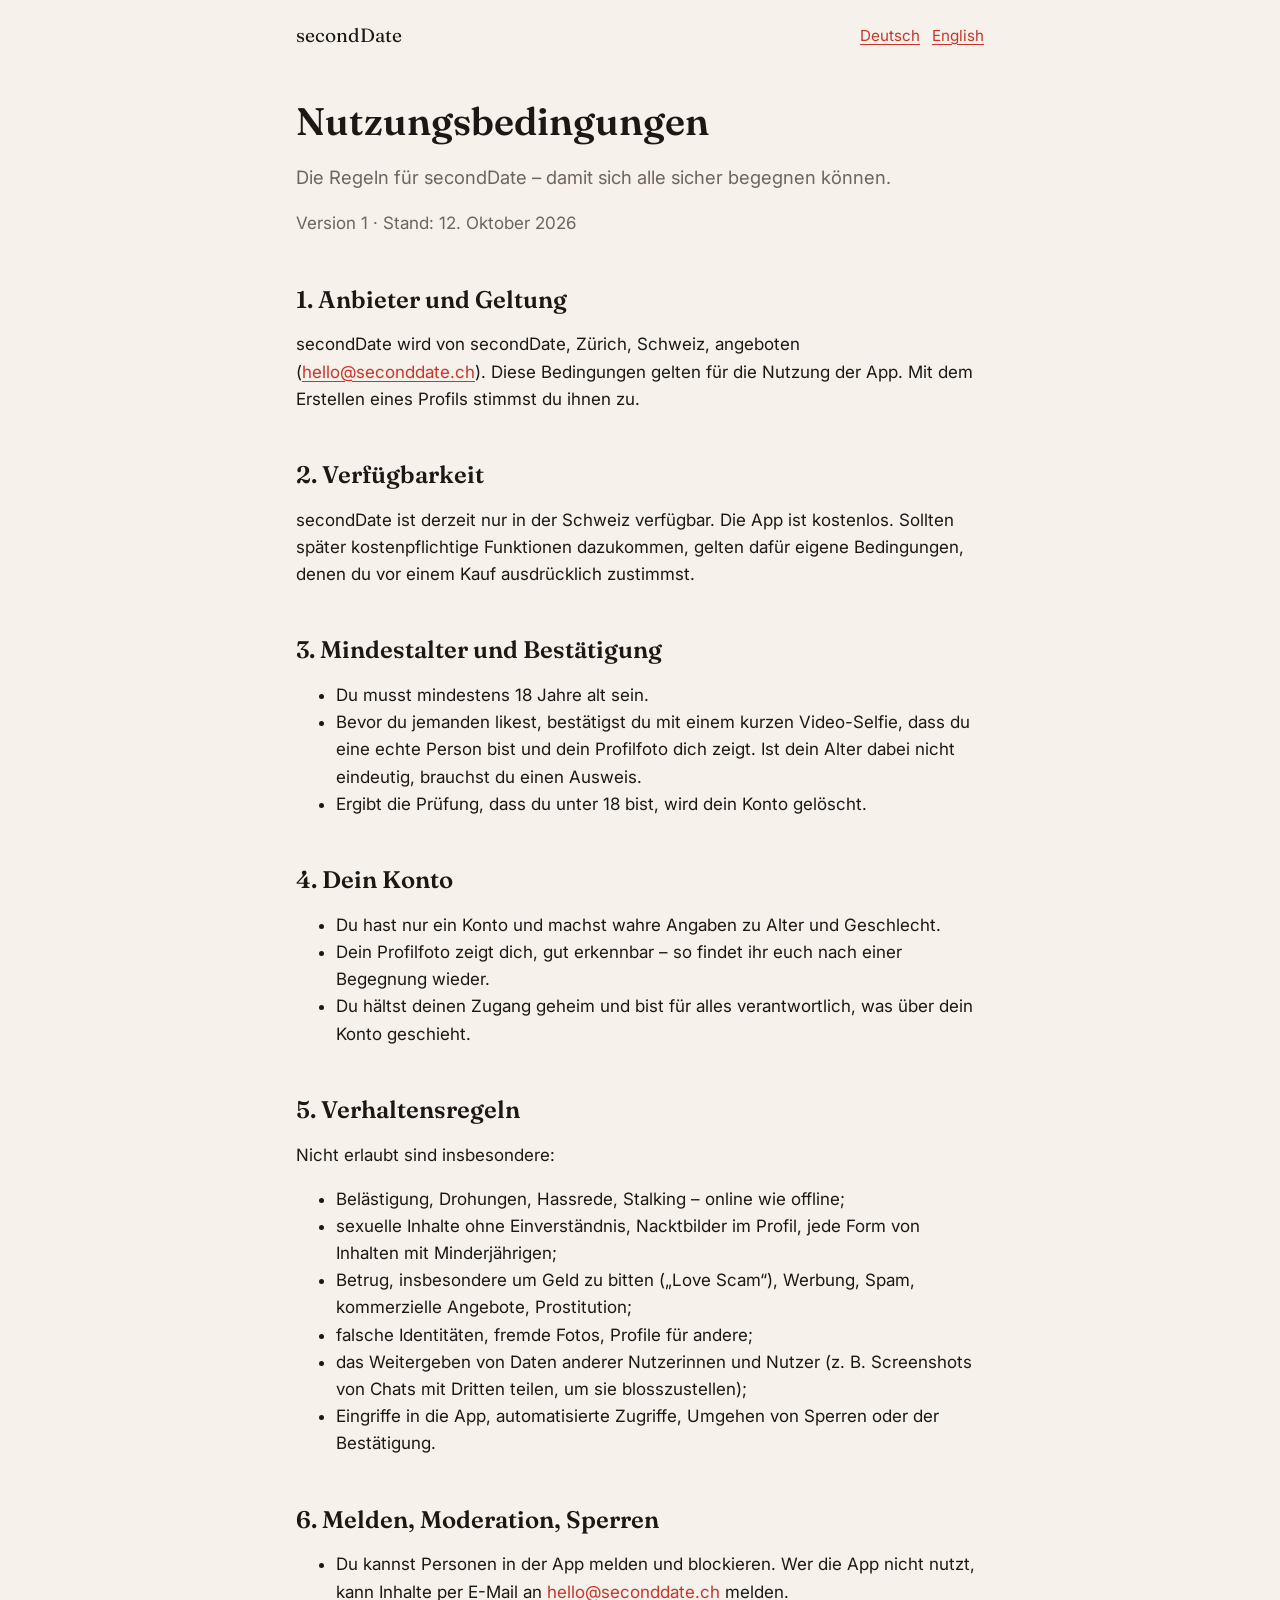
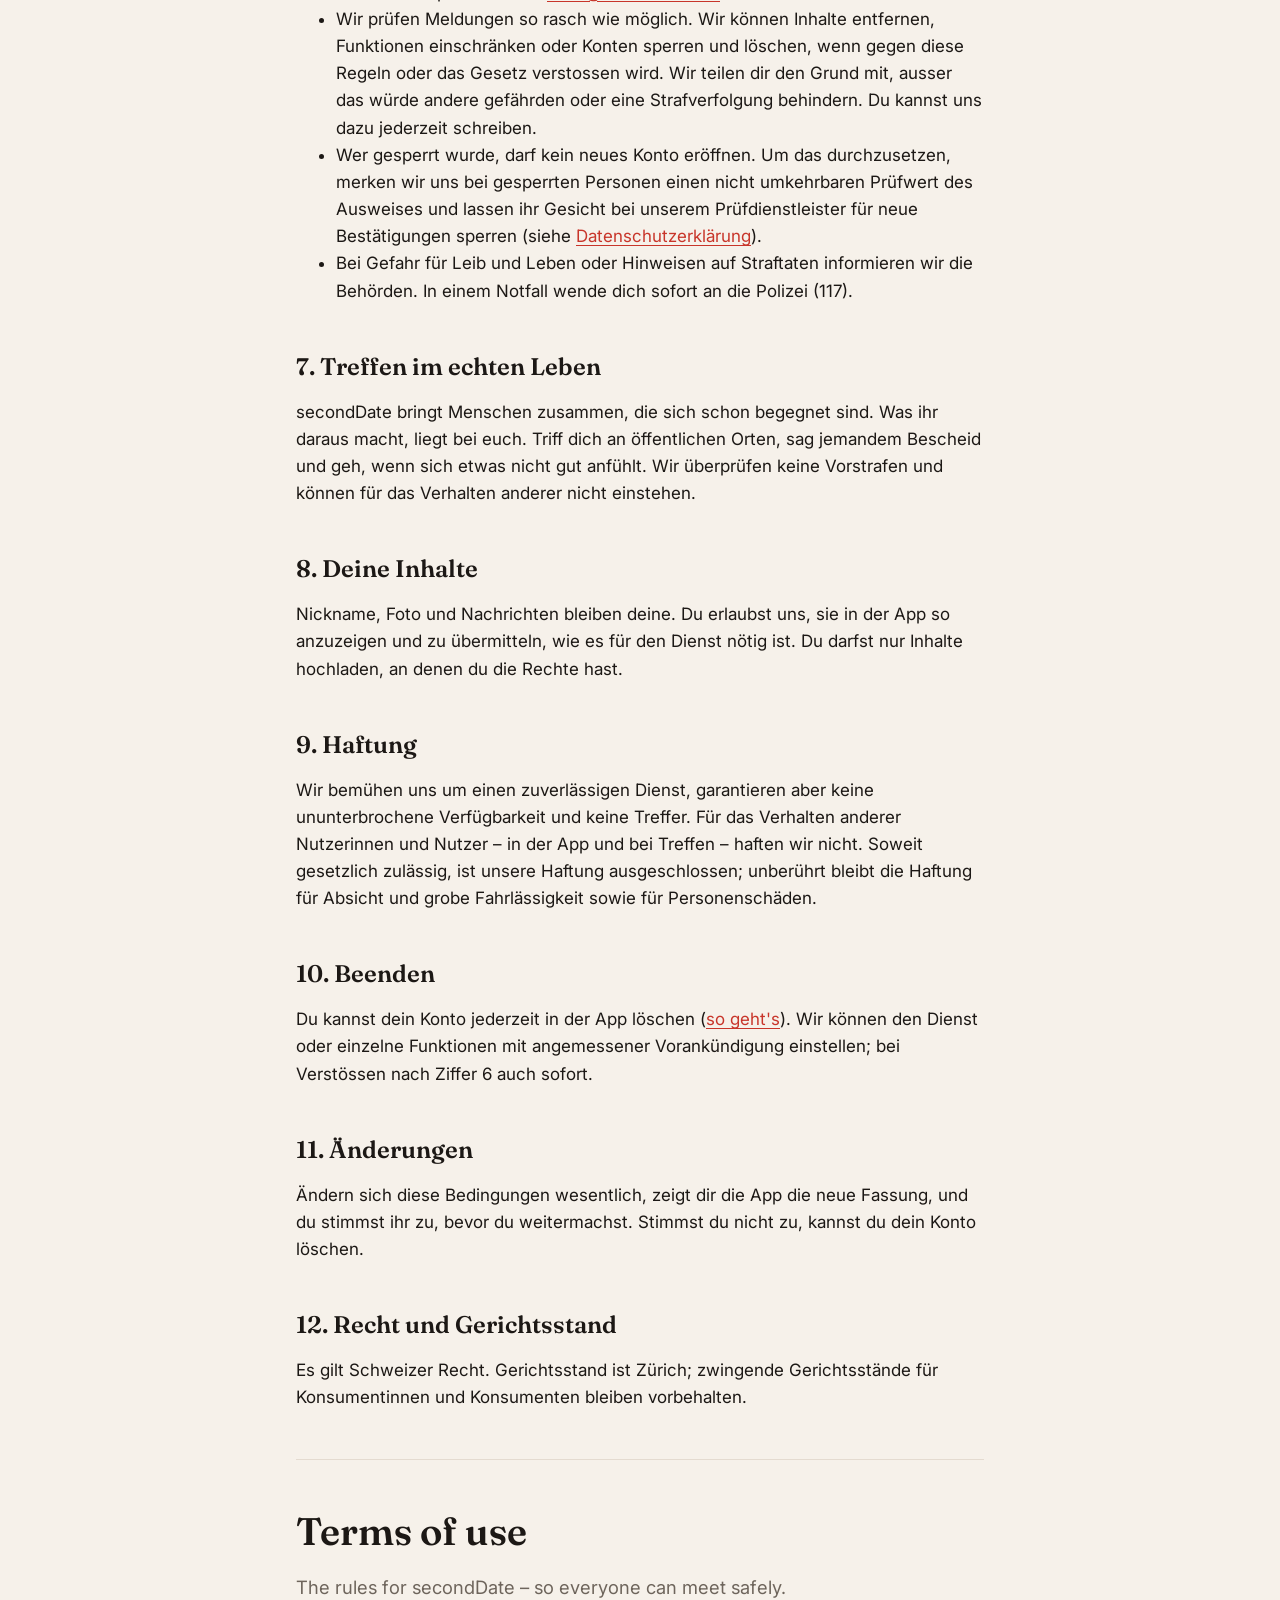
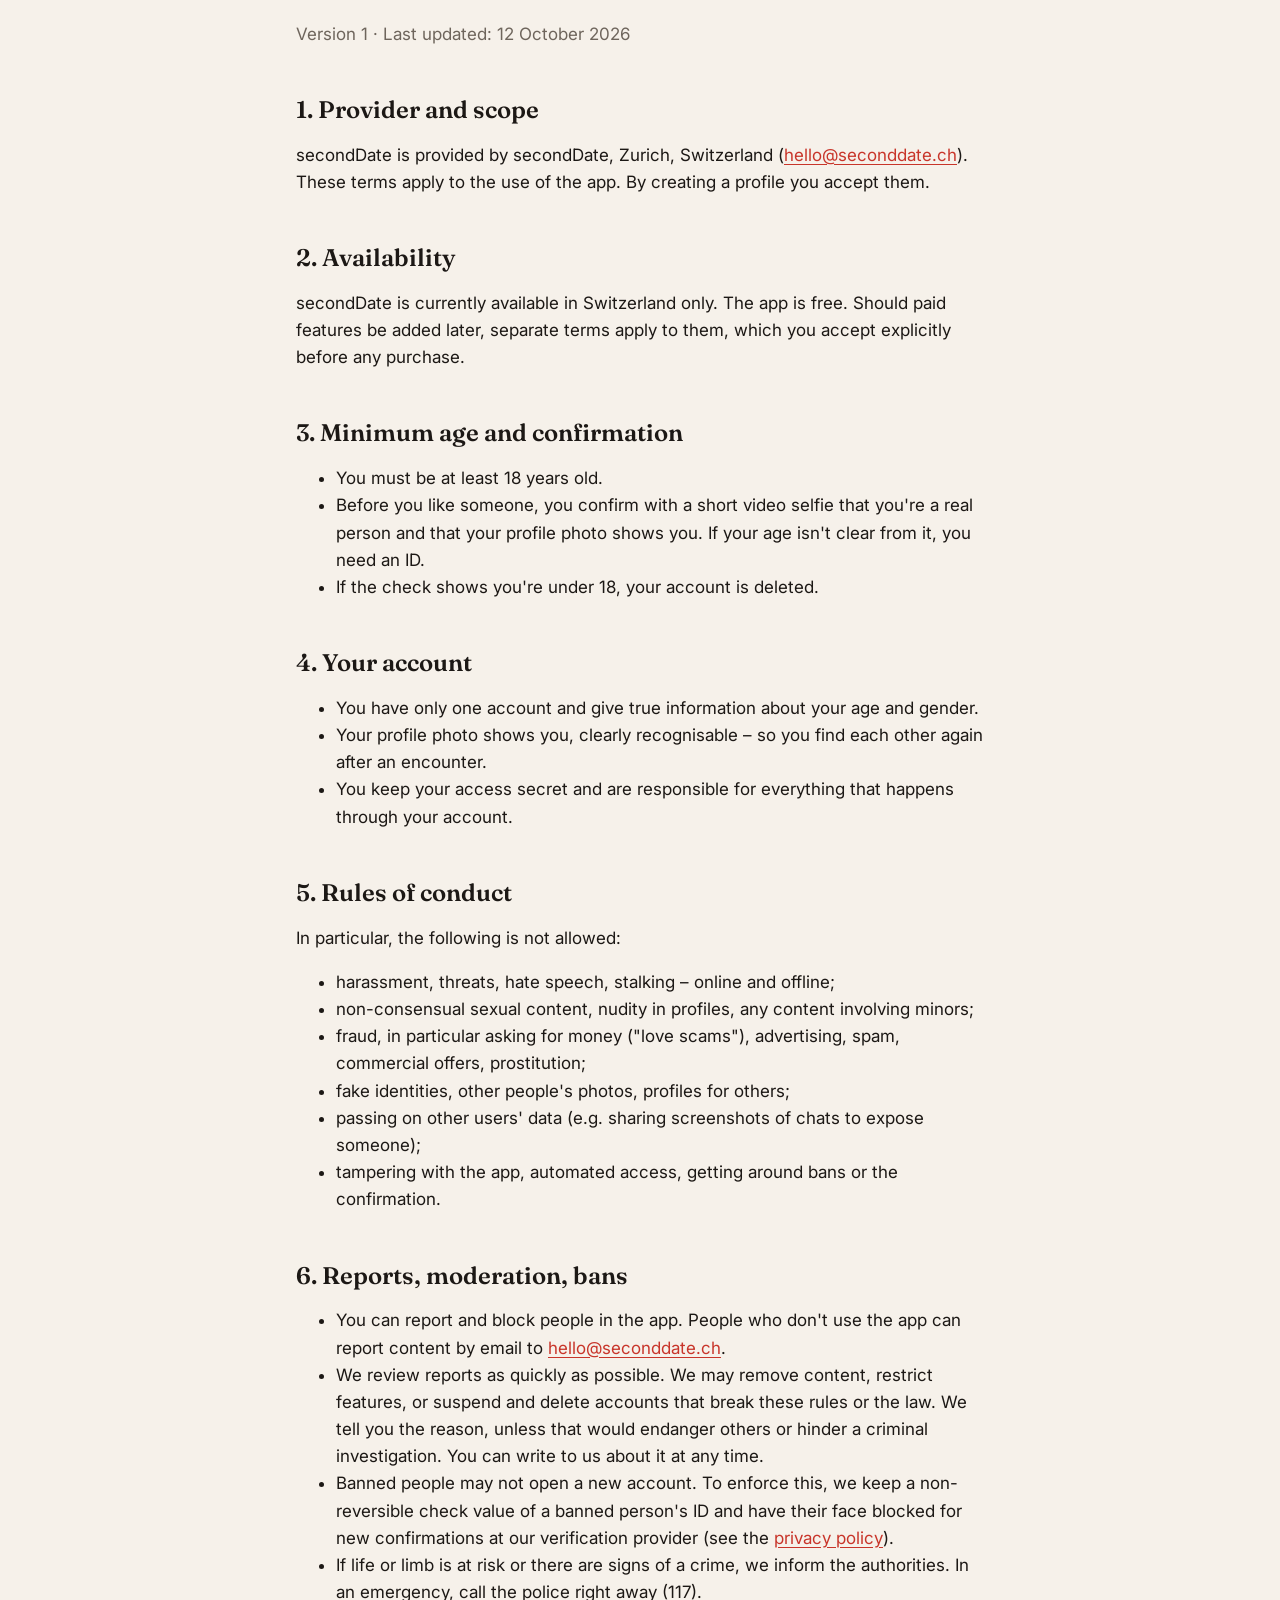
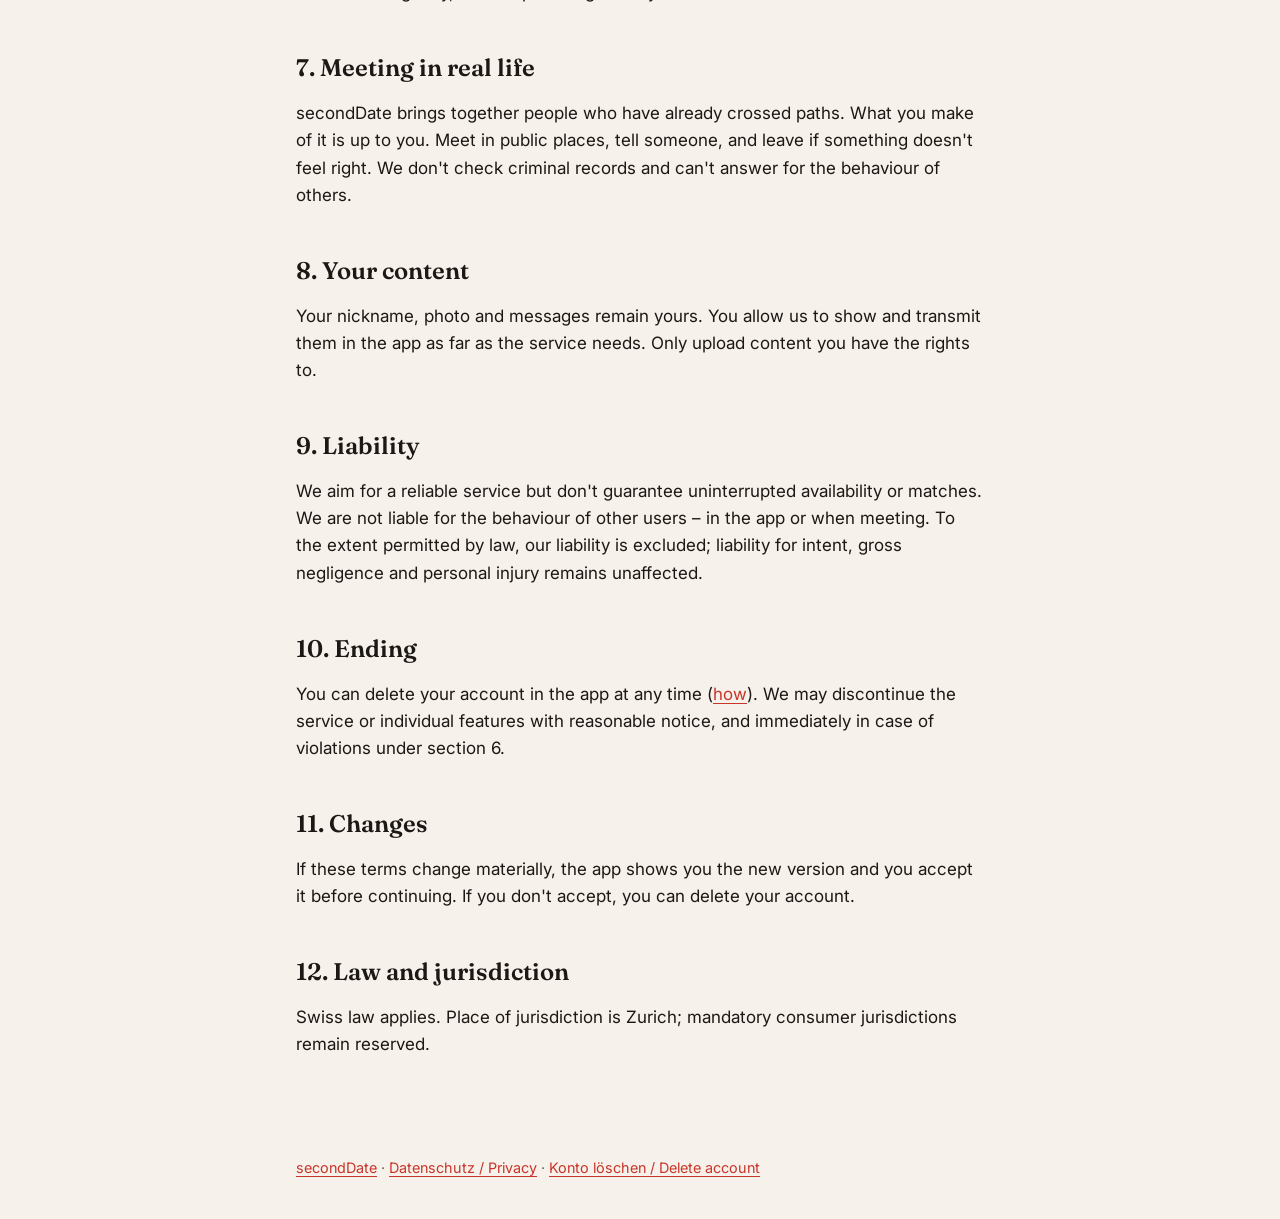
<file: terms.html>
<!doctype html>
<html lang="de">
<head>
<meta charset="utf-8">
<meta name="viewport" content="width=device-width, initial-scale=1">
<title>secondDate – Nutzungsbedingungen / Terms</title>
<meta name="description" content="Nutzungsbedingungen der App secondDate / Terms of use of the secondDate app">
<link rel="icon" href="assets/seconddate-icon.png">
<link rel="preconnect" href="https://fonts.googleapis.com">
<link href="https://fonts.googleapis.com/css2?family=Fraunces:opsz,wght@9..144,600&family=Inter:wght@400;600&display=swap" rel="stylesheet">
<link rel="stylesheet" href="assets/site.css?v=2">
</head>
<body>
<header class="site">
  <a class="brand" href="./">secondDate</a>
  <nav class="lang"><a href="#de">Deutsch</a><a href="#en">English</a></nav>
</header>
<main>

<section id="de" lang="de">
<h1>Nutzungsbedingungen</h1>
<p class="lead">Die Regeln für secondDate – damit sich alle sicher begegnen können.</p>
<p class="muted">Version 1 · Stand: 12. Oktober 2026</p>

<h2>1. Anbieter und Geltung</h2>
<p>secondDate wird von secondDate, Zürich, Schweiz, angeboten (<a href="mailto:hello@seconddate.ch">hello@seconddate.ch</a>). Diese Bedingungen gelten für die Nutzung der App. Mit dem Erstellen eines Profils stimmst du ihnen zu.</p>

<h2>2. Verfügbarkeit</h2>
<p>secondDate ist derzeit nur in der Schweiz verfügbar. Die App ist kostenlos. Sollten später kostenpflichtige Funktionen dazukommen, gelten dafür eigene Bedingungen, denen du vor einem Kauf ausdrücklich zustimmst.</p>

<h2>3. Mindestalter und Bestätigung</h2>
<ul>
  <li>Du musst mindestens 18 Jahre alt sein.</li>
  <li>Bevor du jemanden likest, bestätigst du mit einem kurzen Video-Selfie, dass du eine echte Person bist und dein Profilfoto dich zeigt. Ist dein Alter dabei nicht eindeutig, brauchst du einen Ausweis.</li>
  <li>Ergibt die Prüfung, dass du unter 18 bist, wird dein Konto gelöscht.</li>
</ul>

<h2>4. Dein Konto</h2>
<ul>
  <li>Du hast nur ein Konto und machst wahre Angaben zu Alter und Geschlecht.</li>
  <li>Dein Profilfoto zeigt dich, gut erkennbar – so findet ihr euch nach einer Begegnung wieder.</li>
  <li>Du hältst deinen Zugang geheim und bist für alles verantwortlich, was über dein Konto geschieht.</li>
</ul>

<h2>5. Verhaltensregeln</h2>
<p>Nicht erlaubt sind insbesondere:</p>
<ul>
  <li>Belästigung, Drohungen, Hassrede, Stalking – online wie offline;</li>
  <li>sexuelle Inhalte ohne Einverständnis, Nacktbilder im Profil, jede Form von Inhalten mit Minderjährigen;</li>
  <li>Betrug, insbesondere um Geld zu bitten („Love Scam“), Werbung, Spam, kommerzielle Angebote, Prostitution;</li>
  <li>falsche Identitäten, fremde Fotos, Profile für andere;</li>
  <li>das Weitergeben von Daten anderer Nutzerinnen und Nutzer (z. B. Screenshots von Chats mit Dritten teilen, um sie blosszustellen);</li>
  <li>Eingriffe in die App, automatisierte Zugriffe, Umgehen von Sperren oder der Bestätigung.</li>
</ul>

<h2>6. Melden, Moderation, Sperren</h2>
<ul>
  <li>Du kannst Personen in der App melden und blockieren. Wer die App nicht nutzt, kann Inhalte per E-Mail an <a href="mailto:hello@seconddate.ch?subject=secondDate%3A%20Meldung">hello@seconddate.ch</a> melden.</li>
  <li>Wir prüfen Meldungen so rasch wie möglich. Wir können Inhalte entfernen, Funktionen einschränken oder Konten sperren und löschen, wenn gegen diese Regeln oder das Gesetz verstossen wird. Wir teilen dir den Grund mit, ausser das würde andere gefährden oder eine Strafverfolgung behindern. Du kannst uns dazu jederzeit schreiben.</li>
  <li>Wer gesperrt wurde, darf kein neues Konto eröffnen. Um das durchzusetzen, merken wir uns bei gesperrten Personen einen nicht umkehrbaren Prüfwert des Ausweises und lassen ihr Gesicht bei unserem Prüfdienstleister für neue Bestätigungen sperren (siehe <a href="privacy.html">Datenschutzerklärung</a>).</li>
  <li>Bei Gefahr für Leib und Leben oder Hinweisen auf Straftaten informieren wir die Behörden. In einem Notfall wende dich sofort an die Polizei (117).</li>
</ul>

<h2>7. Treffen im echten Leben</h2>
<p>secondDate bringt Menschen zusammen, die sich schon begegnet sind. Was ihr daraus macht, liegt bei euch. Triff dich an öffentlichen Orten, sag jemandem Bescheid und geh, wenn sich etwas nicht gut anfühlt. Wir überprüfen keine Vorstrafen und können für das Verhalten anderer nicht einstehen.</p>

<h2>8. Deine Inhalte</h2>
<p>Nickname, Foto und Nachrichten bleiben deine. Du erlaubst uns, sie in der App so anzuzeigen und zu übermitteln, wie es für den Dienst nötig ist. Du darfst nur Inhalte hochladen, an denen du die Rechte hast.</p>

<h2>9. Haftung</h2>
<p>Wir bemühen uns um einen zuverlässigen Dienst, garantieren aber keine ununterbrochene Verfügbarkeit und keine Treffer. Für das Verhalten anderer Nutzerinnen und Nutzer – in der App und bei Treffen – haften wir nicht. Soweit gesetzlich zulässig, ist unsere Haftung ausgeschlossen; unberührt bleibt die Haftung für Absicht und grobe Fahrlässigkeit sowie für Personenschäden.</p>

<h2>10. Beenden</h2>
<p>Du kannst dein Konto jederzeit in der App löschen (<a href="delete.html">so geht's</a>). Wir können den Dienst oder einzelne Funktionen mit angemessener Vorankündigung einstellen; bei Verstössen nach Ziffer 6 auch sofort.</p>

<h2>11. Änderungen</h2>
<p>Ändern sich diese Bedingungen wesentlich, zeigt dir die App die neue Fassung, und du stimmst ihr zu, bevor du weitermachst. Stimmst du nicht zu, kannst du dein Konto löschen.</p>

<h2>12. Recht und Gerichtsstand</h2>
<p>Es gilt Schweizer Recht. Gerichtsstand ist Zürich; zwingende Gerichtsstände für Konsumentinnen und Konsumenten bleiben vorbehalten.</p>
</section>

<hr>

<section id="en" lang="en">
<h1>Terms of use</h1>
<p class="lead">The rules for secondDate – so everyone can meet safely.</p>
<p class="muted">Version 1 · Last updated: 12 October 2026</p>

<h2>1. Provider and scope</h2>
<p>secondDate is provided by secondDate, Zurich, Switzerland (<a href="mailto:hello@seconddate.ch">hello@seconddate.ch</a>). These terms apply to the use of the app. By creating a profile you accept them.</p>

<h2>2. Availability</h2>
<p>secondDate is currently available in Switzerland only. The app is free. Should paid features be added later, separate terms apply to them, which you accept explicitly before any purchase.</p>

<h2>3. Minimum age and confirmation</h2>
<ul>
  <li>You must be at least 18 years old.</li>
  <li>Before you like someone, you confirm with a short video selfie that you're a real person and that your profile photo shows you. If your age isn't clear from it, you need an ID.</li>
  <li>If the check shows you're under 18, your account is deleted.</li>
</ul>

<h2>4. Your account</h2>
<ul>
  <li>You have only one account and give true information about your age and gender.</li>
  <li>Your profile photo shows you, clearly recognisable – so you find each other again after an encounter.</li>
  <li>You keep your access secret and are responsible for everything that happens through your account.</li>
</ul>

<h2>5. Rules of conduct</h2>
<p>In particular, the following is not allowed:</p>
<ul>
  <li>harassment, threats, hate speech, stalking – online and offline;</li>
  <li>non-consensual sexual content, nudity in profiles, any content involving minors;</li>
  <li>fraud, in particular asking for money ("love scams"), advertising, spam, commercial offers, prostitution;</li>
  <li>fake identities, other people's photos, profiles for others;</li>
  <li>passing on other users' data (e.g. sharing screenshots of chats to expose someone);</li>
  <li>tampering with the app, automated access, getting around bans or the confirmation.</li>
</ul>

<h2>6. Reports, moderation, bans</h2>
<ul>
  <li>You can report and block people in the app. People who don't use the app can report content by email to <a href="mailto:hello@seconddate.ch?subject=secondDate%3A%20Report">hello@seconddate.ch</a>.</li>
  <li>We review reports as quickly as possible. We may remove content, restrict features, or suspend and delete accounts that break these rules or the law. We tell you the reason, unless that would endanger others or hinder a criminal investigation. You can write to us about it at any time.</li>
  <li>Banned people may not open a new account. To enforce this, we keep a non-reversible check value of a banned person's ID and have their face blocked for new confirmations at our verification provider (see the <a href="privacy.html#en">privacy policy</a>).</li>
  <li>If life or limb is at risk or there are signs of a crime, we inform the authorities. In an emergency, call the police right away (117).</li>
</ul>

<h2>7. Meeting in real life</h2>
<p>secondDate brings together people who have already crossed paths. What you make of it is up to you. Meet in public places, tell someone, and leave if something doesn't feel right. We don't check criminal records and can't answer for the behaviour of others.</p>

<h2>8. Your content</h2>
<p>Your nickname, photo and messages remain yours. You allow us to show and transmit them in the app as far as the service needs. Only upload content you have the rights to.</p>

<h2>9. Liability</h2>
<p>We aim for a reliable service but don't guarantee uninterrupted availability or matches. We are not liable for the behaviour of other users – in the app or when meeting. To the extent permitted by law, our liability is excluded; liability for intent, gross negligence and personal injury remains unaffected.</p>

<h2>10. Ending</h2>
<p>You can delete your account in the app at any time (<a href="delete.html#en">how</a>). We may discontinue the service or individual features with reasonable notice, and immediately in case of violations under section 6.</p>

<h2>11. Changes</h2>
<p>If these terms change materially, the app shows you the new version and you accept it before continuing. If you don't accept, you can delete your account.</p>

<h2>12. Law and jurisdiction</h2>
<p>Swiss law applies. Place of jurisdiction is Zurich; mandatory consumer jurisdictions remain reserved.</p>
</section>

</main>
<footer><a href="./">secondDate</a> · <a href="privacy.html">Datenschutz / Privacy</a> · <a href="delete.html">Konto löschen / Delete account</a></footer>
</body>
</html>
</file>
<file: assets/site.css>
:root {
  --paper: #f6f1ea;
  --surface: #fffcf8;
  --ink: #1c1815;
  --ink-soft: #6e655c;
  --line: #e4dbd0;
  --signal: #ff4f40;
  --signal-ink: #c8352a;
  color-scheme: light dark;
}
@media (prefers-color-scheme: dark) {
  :root {
    --paper: #121010;
    --surface: #1c1918;
    --ink: #f6efe7;
    --ink-soft: #a89e94;
    --line: #302b28;
    --signal: #ff6657;
    --signal-ink: #ff8a7e;
  }
}
* { box-sizing: border-box; }
html { -webkit-text-size-adjust: 100%; }
body {
  margin: 0;
  background: var(--paper);
  color: var(--ink);
  font: 17px/1.6 Inter, system-ui, -apple-system, "Segoe UI", sans-serif;
}
main { max-width: 720px; margin: 0 auto; padding: 32px 16px 80px; }
h1, h2, h3 { font-family: Fraunces, Georgia, serif; font-weight: 600; line-height: 1.2; }
h1 { font-size: clamp(1.8rem, 8vw, 2.4rem); margin: 0.4em 0 0.3em; hyphens: auto; overflow-wrap: break-word; }
h2 { font-size: 1.5rem; margin: 2em 0 0.5em; }
h3 { font-size: 1.15rem; margin: 1.5em 0 0.3em; }
p, li { color: var(--ink); }
.lead { font-size: 1.15rem; color: var(--ink-soft); }
.muted, small { color: var(--ink-soft); }
a { color: var(--signal-ink); text-underline-offset: 3px; }
a:hover { text-decoration-thickness: 2px; }
header.site {
  display: flex; align-items: center; justify-content: space-between; gap: 16px;
  max-width: 720px; margin: 0 auto; padding: 20px 16px 0;
}
header.site a.brand { font-family: Fraunces, Georgia, serif; font-size: 1.2rem; color: var(--ink); text-decoration: none; }
nav.lang a { margin-left: 12px; font-size: 0.95rem; }
.card {
  background: var(--surface); border: 1px solid var(--line); border-radius: 24px;
  padding: 20px 22px; margin: 16px 0;
}
.app {
  display: flex; gap: 18px; align-items: center; text-decoration: none; color: inherit;
}
.app img { width: 72px; height: 72px; border-radius: 18px; flex: none; }
.app h3 { margin: 0 0 4px; }
.app p { margin: 0; color: var(--ink-soft); }
table { width: 100%; border-collapse: collapse; font-size: 0.95rem; }
th, td { text-align: left; vertical-align: top; padding: 10px 8px; border-bottom: 1px solid var(--line); }
th { font-weight: 600; }
.table-wrap { overflow-x: auto; }
ol.steps li { margin: 6px 0; }
.lang-switch { margin: 8px 0 24px; }
hr { border: none; border-top: 1px solid var(--line); margin: 48px 0; }
footer { max-width: 720px; margin: 0 auto; padding: 0 16px 40px; color: var(--ink-soft); font-size: 0.9rem; }
.placeholder { background: #ffe08a; color: #1c1815; padding: 0 4px; border-radius: 4px; }

/* Narrow screens: table rows become stacked blocks. */
@media (max-width: 600px) {
  table, tbody, tr, td { display: block; }
  tr:first-child { display: none; }
  tr { border-bottom: 1px solid var(--line); padding: 12px 0; }
  td { border: none; padding: 2px 0; }
  td:first-child { font-weight: 600; }
  td:last-child { color: var(--ink-soft); }
}
</file>
